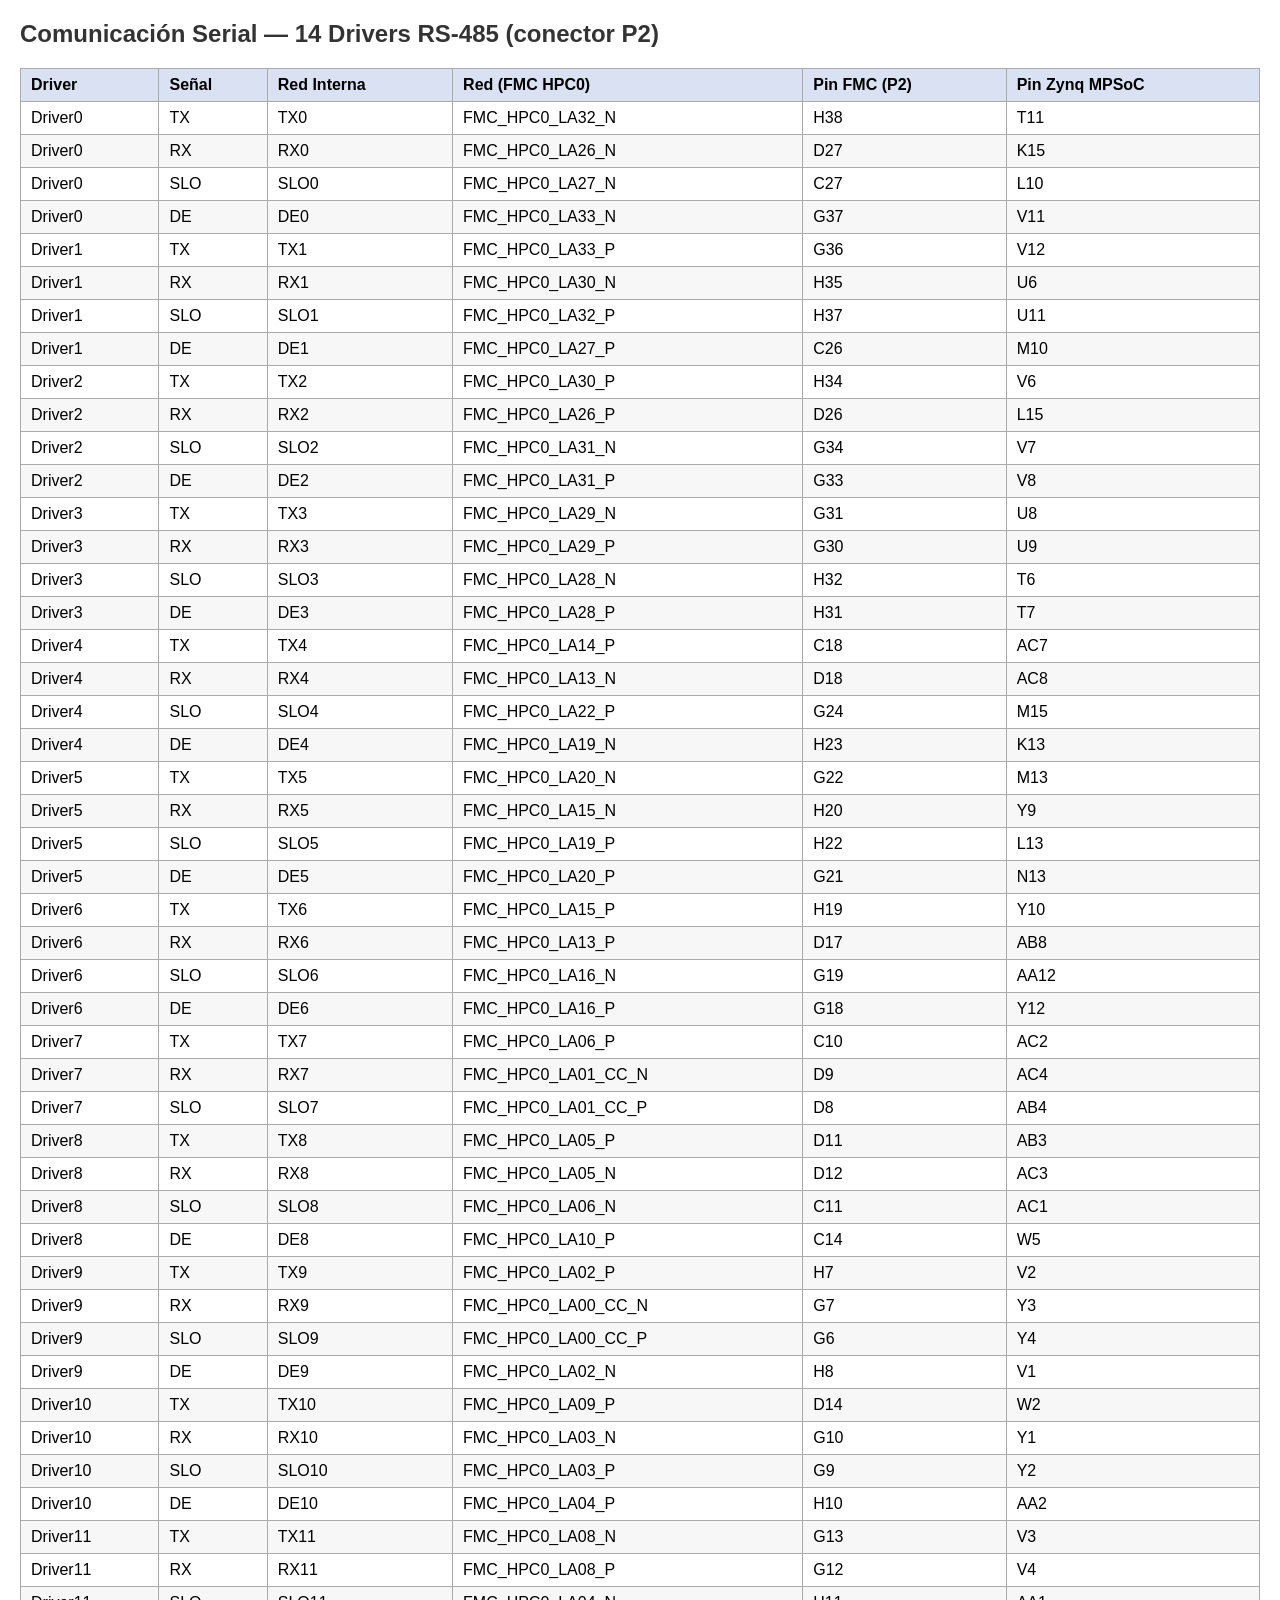
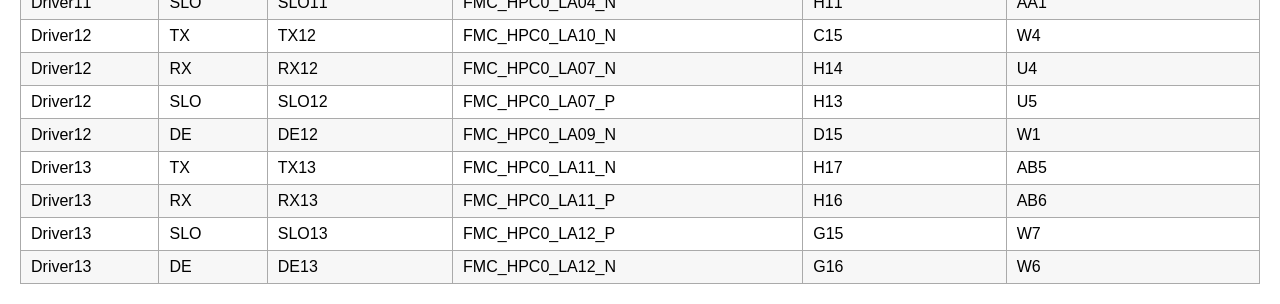
<file: tfm/lince_comunicacion_serial.html>
<!DOCTYPE html>
<html>
<head>
<meta charset="utf-8">
<style>
  body  { font-family: Arial, sans-serif; margin: 20px; }
  h2    { color: #333; }
  table { border-collapse: collapse; width: 100%; }
  th, td { border: 1px solid #aaa; padding: 7px 10px; text-align: left; }
  th    { background-color: #d9e1f2; }
  tr:nth-child(even) { background-color: #f7f7f7; }
</style>
</head>
<body>
<h2>Comunicación Serial — 14 Drivers RS-485 (conector P2)</h2>
<table class="dataframe dataframe">
  <thead>
    <tr style="text-align: left;">
      <th>Driver</th>
      <th>Señal</th>
      <th>Red Interna</th>
      <th>Red (FMC HPC0)</th>
      <th>Pin FMC (P2)</th>
      <th>Pin Zynq MPSoC</th>
    </tr>
  </thead>
  <tbody>
    <tr>
      <td>Driver0</td>
      <td>TX</td>
      <td>TX0</td>
      <td>FMC_HPC0_LA32_N</td>
      <td>H38</td>
      <td>T11</td>
    </tr>
    <tr>
      <td>Driver0</td>
      <td>RX</td>
      <td>RX0</td>
      <td>FMC_HPC0_LA26_N</td>
      <td>D27</td>
      <td>K15</td>
    </tr>
    <tr>
      <td>Driver0</td>
      <td>SLO</td>
      <td>SLO0</td>
      <td>FMC_HPC0_LA27_N</td>
      <td>C27</td>
      <td>L10</td>
    </tr>
    <tr>
      <td>Driver0</td>
      <td>DE</td>
      <td>DE0</td>
      <td>FMC_HPC0_LA33_N</td>
      <td>G37</td>
      <td>V11</td>
    </tr>
    <tr>
      <td>Driver1</td>
      <td>TX</td>
      <td>TX1</td>
      <td>FMC_HPC0_LA33_P</td>
      <td>G36</td>
      <td>V12</td>
    </tr>
    <tr>
      <td>Driver1</td>
      <td>RX</td>
      <td>RX1</td>
      <td>FMC_HPC0_LA30_N</td>
      <td>H35</td>
      <td>U6</td>
    </tr>
    <tr>
      <td>Driver1</td>
      <td>SLO</td>
      <td>SLO1</td>
      <td>FMC_HPC0_LA32_P</td>
      <td>H37</td>
      <td>U11</td>
    </tr>
    <tr>
      <td>Driver1</td>
      <td>DE</td>
      <td>DE1</td>
      <td>FMC_HPC0_LA27_P</td>
      <td>C26</td>
      <td>M10</td>
    </tr>
    <tr>
      <td>Driver2</td>
      <td>TX</td>
      <td>TX2</td>
      <td>FMC_HPC0_LA30_P</td>
      <td>H34</td>
      <td>V6</td>
    </tr>
    <tr>
      <td>Driver2</td>
      <td>RX</td>
      <td>RX2</td>
      <td>FMC_HPC0_LA26_P</td>
      <td>D26</td>
      <td>L15</td>
    </tr>
    <tr>
      <td>Driver2</td>
      <td>SLO</td>
      <td>SLO2</td>
      <td>FMC_HPC0_LA31_N</td>
      <td>G34</td>
      <td>V7</td>
    </tr>
    <tr>
      <td>Driver2</td>
      <td>DE</td>
      <td>DE2</td>
      <td>FMC_HPC0_LA31_P</td>
      <td>G33</td>
      <td>V8</td>
    </tr>
    <tr>
      <td>Driver3</td>
      <td>TX</td>
      <td>TX3</td>
      <td>FMC_HPC0_LA29_N</td>
      <td>G31</td>
      <td>U8</td>
    </tr>
    <tr>
      <td>Driver3</td>
      <td>RX</td>
      <td>RX3</td>
      <td>FMC_HPC0_LA29_P</td>
      <td>G30</td>
      <td>U9</td>
    </tr>
    <tr>
      <td>Driver3</td>
      <td>SLO</td>
      <td>SLO3</td>
      <td>FMC_HPC0_LA28_N</td>
      <td>H32</td>
      <td>T6</td>
    </tr>
    <tr>
      <td>Driver3</td>
      <td>DE</td>
      <td>DE3</td>
      <td>FMC_HPC0_LA28_P</td>
      <td>H31</td>
      <td>T7</td>
    </tr>
    <tr>
      <td>Driver4</td>
      <td>TX</td>
      <td>TX4</td>
      <td>FMC_HPC0_LA14_P</td>
      <td>C18</td>
      <td>AC7</td>
    </tr>
    <tr>
      <td>Driver4</td>
      <td>RX</td>
      <td>RX4</td>
      <td>FMC_HPC0_LA13_N</td>
      <td>D18</td>
      <td>AC8</td>
    </tr>
    <tr>
      <td>Driver4</td>
      <td>SLO</td>
      <td>SLO4</td>
      <td>FMC_HPC0_LA22_P</td>
      <td>G24</td>
      <td>M15</td>
    </tr>
    <tr>
      <td>Driver4</td>
      <td>DE</td>
      <td>DE4</td>
      <td>FMC_HPC0_LA19_N</td>
      <td>H23</td>
      <td>K13</td>
    </tr>
    <tr>
      <td>Driver5</td>
      <td>TX</td>
      <td>TX5</td>
      <td>FMC_HPC0_LA20_N</td>
      <td>G22</td>
      <td>M13</td>
    </tr>
    <tr>
      <td>Driver5</td>
      <td>RX</td>
      <td>RX5</td>
      <td>FMC_HPC0_LA15_N</td>
      <td>H20</td>
      <td>Y9</td>
    </tr>
    <tr>
      <td>Driver5</td>
      <td>SLO</td>
      <td>SLO5</td>
      <td>FMC_HPC0_LA19_P</td>
      <td>H22</td>
      <td>L13</td>
    </tr>
    <tr>
      <td>Driver5</td>
      <td>DE</td>
      <td>DE5</td>
      <td>FMC_HPC0_LA20_P</td>
      <td>G21</td>
      <td>N13</td>
    </tr>
    <tr>
      <td>Driver6</td>
      <td>TX</td>
      <td>TX6</td>
      <td>FMC_HPC0_LA15_P</td>
      <td>H19</td>
      <td>Y10</td>
    </tr>
    <tr>
      <td>Driver6</td>
      <td>RX</td>
      <td>RX6</td>
      <td>FMC_HPC0_LA13_P</td>
      <td>D17</td>
      <td>AB8</td>
    </tr>
    <tr>
      <td>Driver6</td>
      <td>SLO</td>
      <td>SLO6</td>
      <td>FMC_HPC0_LA16_N</td>
      <td>G19</td>
      <td>AA12</td>
    </tr>
    <tr>
      <td>Driver6</td>
      <td>DE</td>
      <td>DE6</td>
      <td>FMC_HPC0_LA16_P</td>
      <td>G18</td>
      <td>Y12</td>
    </tr>
    <tr>
      <td>Driver7</td>
      <td>TX</td>
      <td>TX7</td>
      <td>FMC_HPC0_LA06_P</td>
      <td>C10</td>
      <td>AC2</td>
    </tr>
    <tr>
      <td>Driver7</td>
      <td>RX</td>
      <td>RX7</td>
      <td>FMC_HPC0_LA01_CC_N</td>
      <td>D9</td>
      <td>AC4</td>
    </tr>
    <tr>
      <td>Driver7</td>
      <td>SLO</td>
      <td>SLO7</td>
      <td>FMC_HPC0_LA01_CC_P</td>
      <td>D8</td>
      <td>AB4</td>
    </tr>
    <tr>
      <td>Driver8</td>
      <td>TX</td>
      <td>TX8</td>
      <td>FMC_HPC0_LA05_P</td>
      <td>D11</td>
      <td>AB3</td>
    </tr>
    <tr>
      <td>Driver8</td>
      <td>RX</td>
      <td>RX8</td>
      <td>FMC_HPC0_LA05_N</td>
      <td>D12</td>
      <td>AC3</td>
    </tr>
    <tr>
      <td>Driver8</td>
      <td>SLO</td>
      <td>SLO8</td>
      <td>FMC_HPC0_LA06_N</td>
      <td>C11</td>
      <td>AC1</td>
    </tr>
    <tr>
      <td>Driver8</td>
      <td>DE</td>
      <td>DE8</td>
      <td>FMC_HPC0_LA10_P</td>
      <td>C14</td>
      <td>W5</td>
    </tr>
    <tr>
      <td>Driver9</td>
      <td>TX</td>
      <td>TX9</td>
      <td>FMC_HPC0_LA02_P</td>
      <td>H7</td>
      <td>V2</td>
    </tr>
    <tr>
      <td>Driver9</td>
      <td>RX</td>
      <td>RX9</td>
      <td>FMC_HPC0_LA00_CC_N</td>
      <td>G7</td>
      <td>Y3</td>
    </tr>
    <tr>
      <td>Driver9</td>
      <td>SLO</td>
      <td>SLO9</td>
      <td>FMC_HPC0_LA00_CC_P</td>
      <td>G6</td>
      <td>Y4</td>
    </tr>
    <tr>
      <td>Driver9</td>
      <td>DE</td>
      <td>DE9</td>
      <td>FMC_HPC0_LA02_N</td>
      <td>H8</td>
      <td>V1</td>
    </tr>
    <tr>
      <td>Driver10</td>
      <td>TX</td>
      <td>TX10</td>
      <td>FMC_HPC0_LA09_P</td>
      <td>D14</td>
      <td>W2</td>
    </tr>
    <tr>
      <td>Driver10</td>
      <td>RX</td>
      <td>RX10</td>
      <td>FMC_HPC0_LA03_N</td>
      <td>G10</td>
      <td>Y1</td>
    </tr>
    <tr>
      <td>Driver10</td>
      <td>SLO</td>
      <td>SLO10</td>
      <td>FMC_HPC0_LA03_P</td>
      <td>G9</td>
      <td>Y2</td>
    </tr>
    <tr>
      <td>Driver10</td>
      <td>DE</td>
      <td>DE10</td>
      <td>FMC_HPC0_LA04_P</td>
      <td>H10</td>
      <td>AA2</td>
    </tr>
    <tr>
      <td>Driver11</td>
      <td>TX</td>
      <td>TX11</td>
      <td>FMC_HPC0_LA08_N</td>
      <td>G13</td>
      <td>V3</td>
    </tr>
    <tr>
      <td>Driver11</td>
      <td>RX</td>
      <td>RX11</td>
      <td>FMC_HPC0_LA08_P</td>
      <td>G12</td>
      <td>V4</td>
    </tr>
    <tr>
      <td>Driver11</td>
      <td>SLO</td>
      <td>SLO11</td>
      <td>FMC_HPC0_LA04_N</td>
      <td>H11</td>
      <td>AA1</td>
    </tr>
    <tr>
      <td>Driver12</td>
      <td>TX</td>
      <td>TX12</td>
      <td>FMC_HPC0_LA10_N</td>
      <td>C15</td>
      <td>W4</td>
    </tr>
    <tr>
      <td>Driver12</td>
      <td>RX</td>
      <td>RX12</td>
      <td>FMC_HPC0_LA07_N</td>
      <td>H14</td>
      <td>U4</td>
    </tr>
    <tr>
      <td>Driver12</td>
      <td>SLO</td>
      <td>SLO12</td>
      <td>FMC_HPC0_LA07_P</td>
      <td>H13</td>
      <td>U5</td>
    </tr>
    <tr>
      <td>Driver12</td>
      <td>DE</td>
      <td>DE12</td>
      <td>FMC_HPC0_LA09_N</td>
      <td>D15</td>
      <td>W1</td>
    </tr>
    <tr>
      <td>Driver13</td>
      <td>TX</td>
      <td>TX13</td>
      <td>FMC_HPC0_LA11_N</td>
      <td>H17</td>
      <td>AB5</td>
    </tr>
    <tr>
      <td>Driver13</td>
      <td>RX</td>
      <td>RX13</td>
      <td>FMC_HPC0_LA11_P</td>
      <td>H16</td>
      <td>AB6</td>
    </tr>
    <tr>
      <td>Driver13</td>
      <td>SLO</td>
      <td>SLO13</td>
      <td>FMC_HPC0_LA12_P</td>
      <td>G15</td>
      <td>W7</td>
    </tr>
    <tr>
      <td>Driver13</td>
      <td>DE</td>
      <td>DE13</td>
      <td>FMC_HPC0_LA12_N</td>
      <td>G16</td>
      <td>W6</td>
    </tr>
  </tbody>
</table>
</body>
</html>
</file>
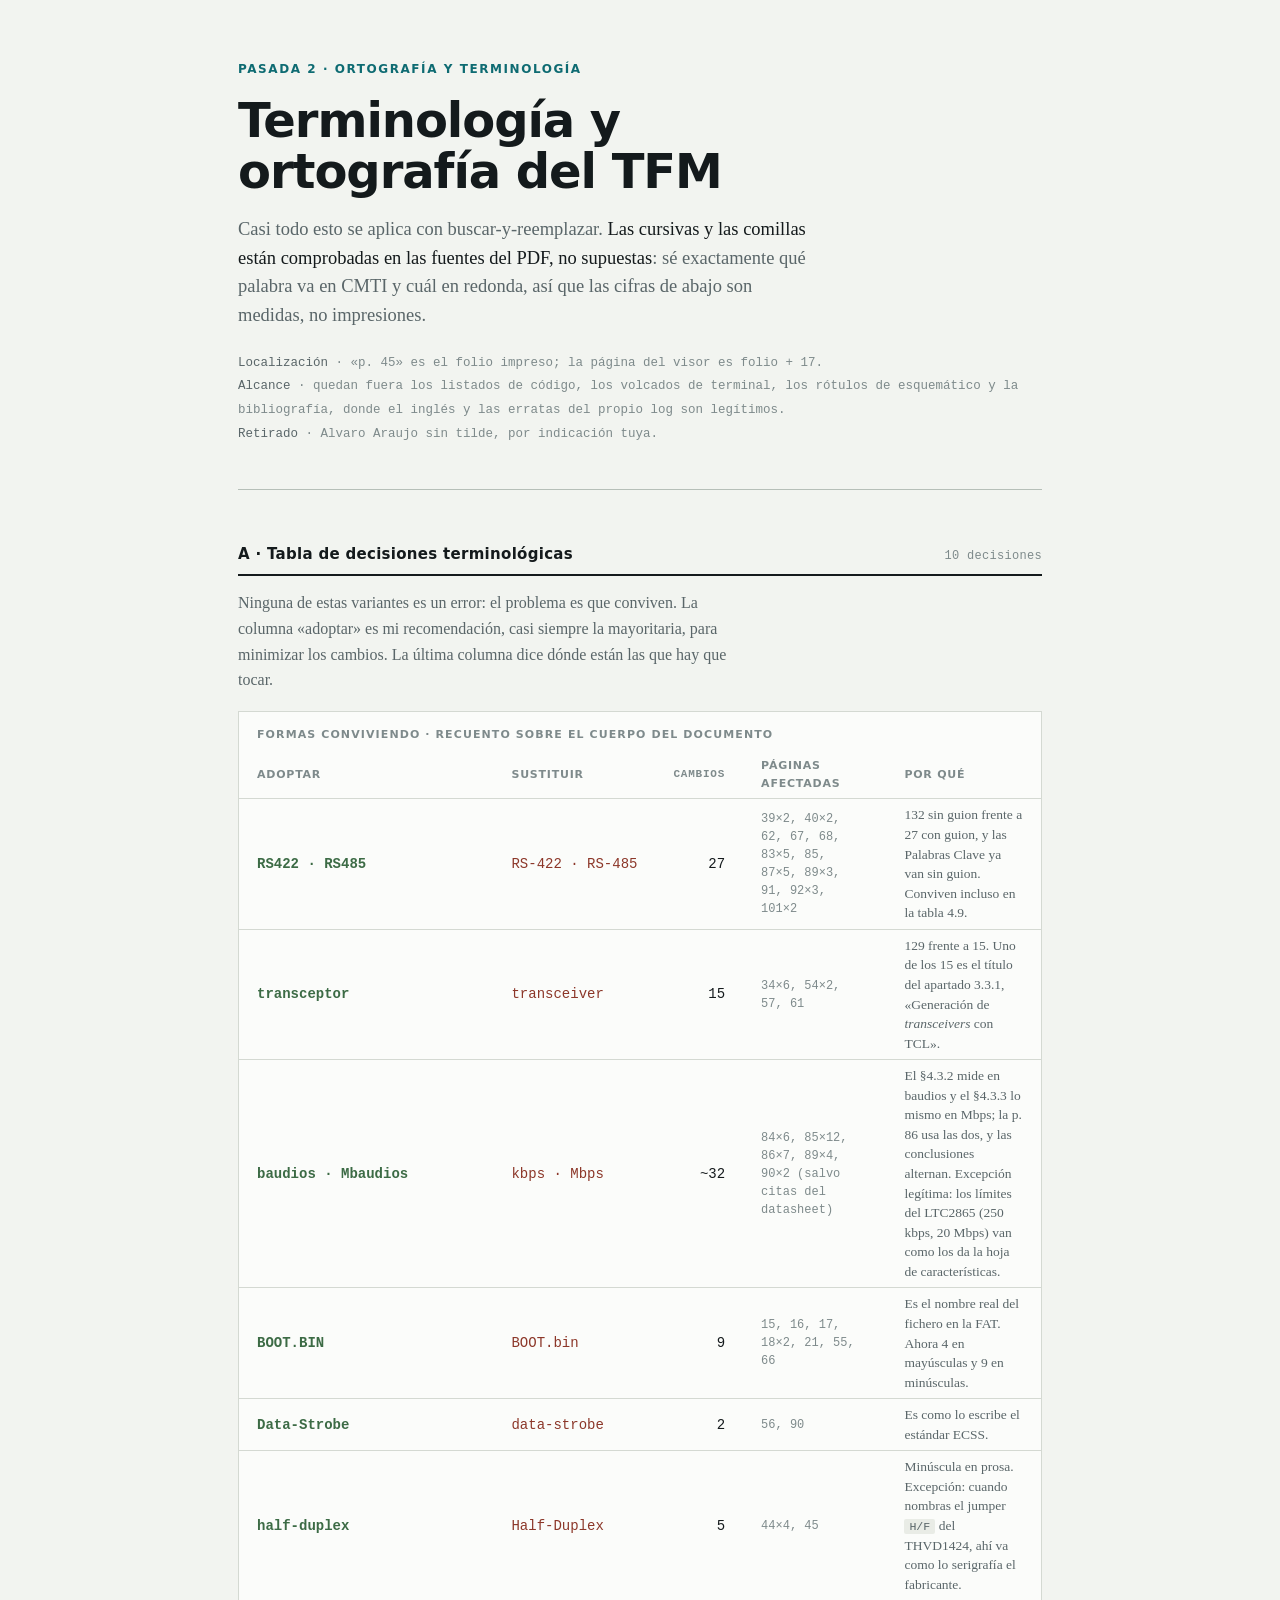
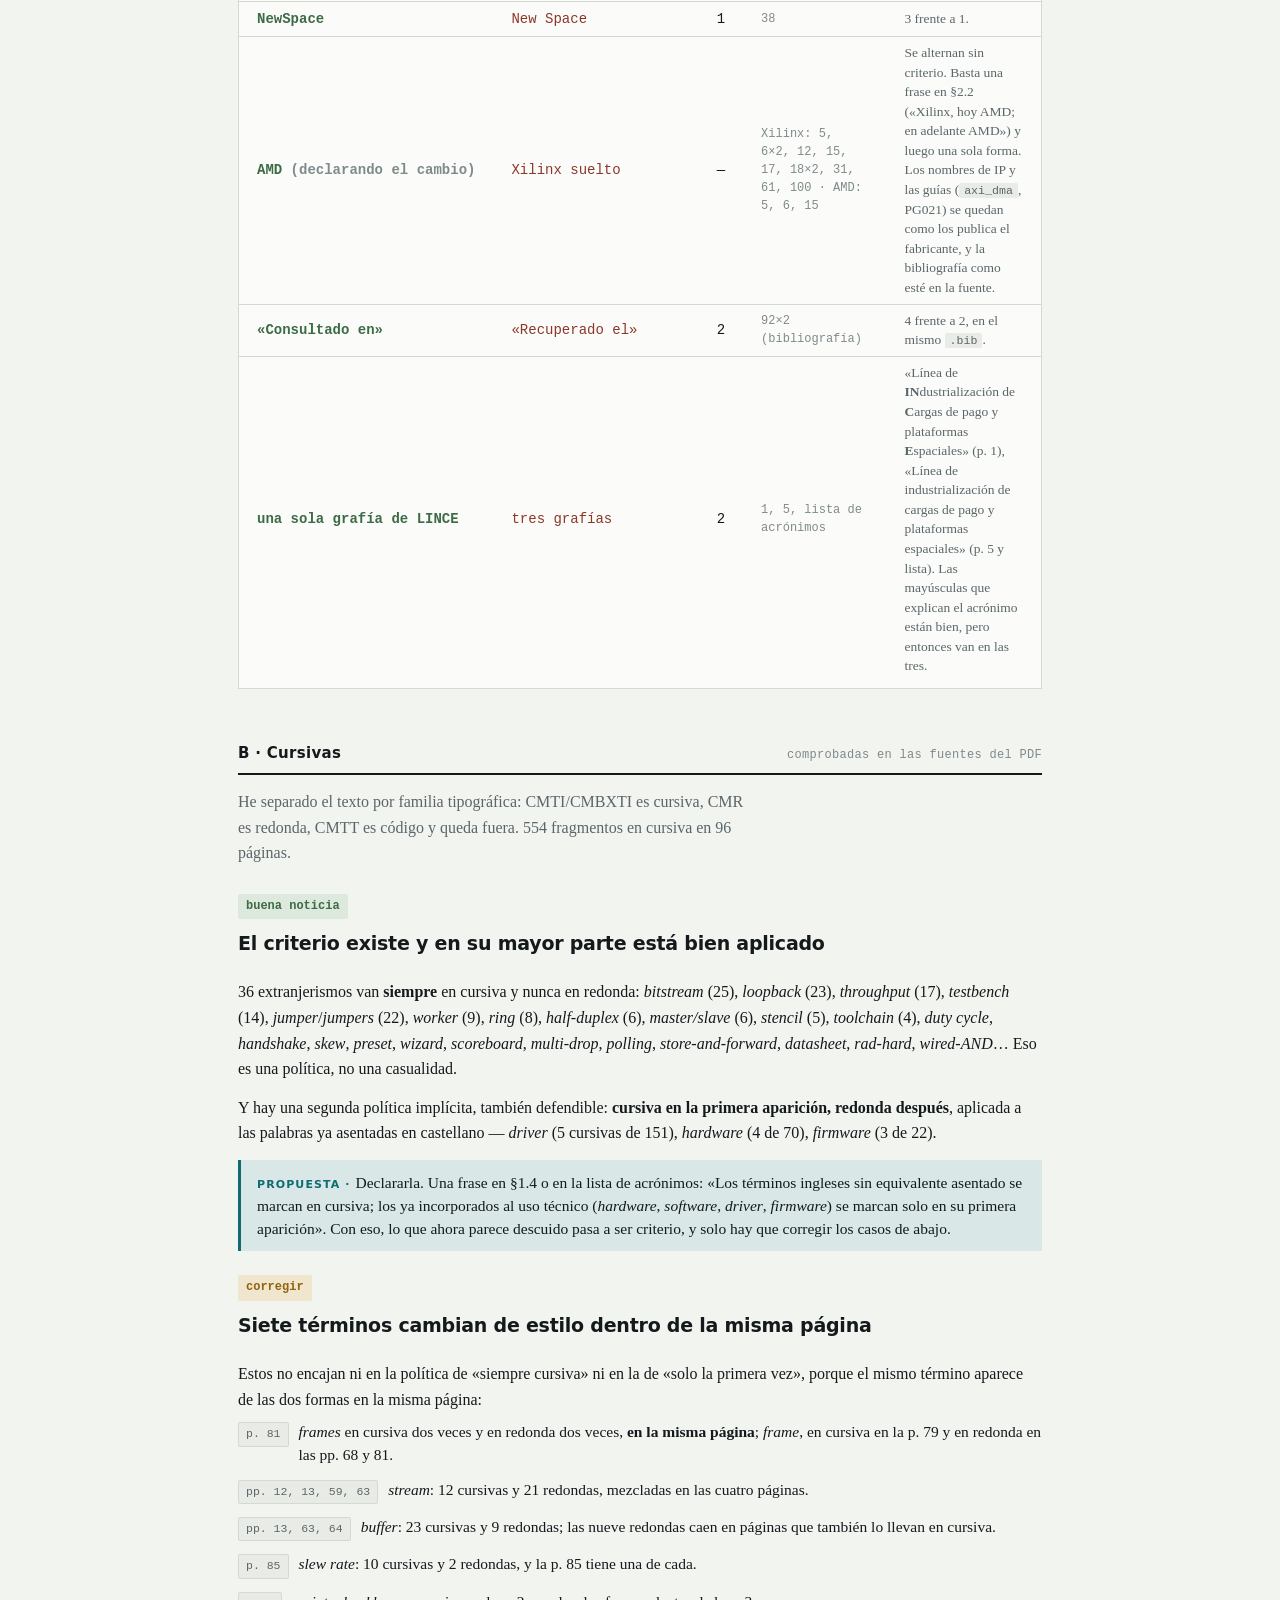
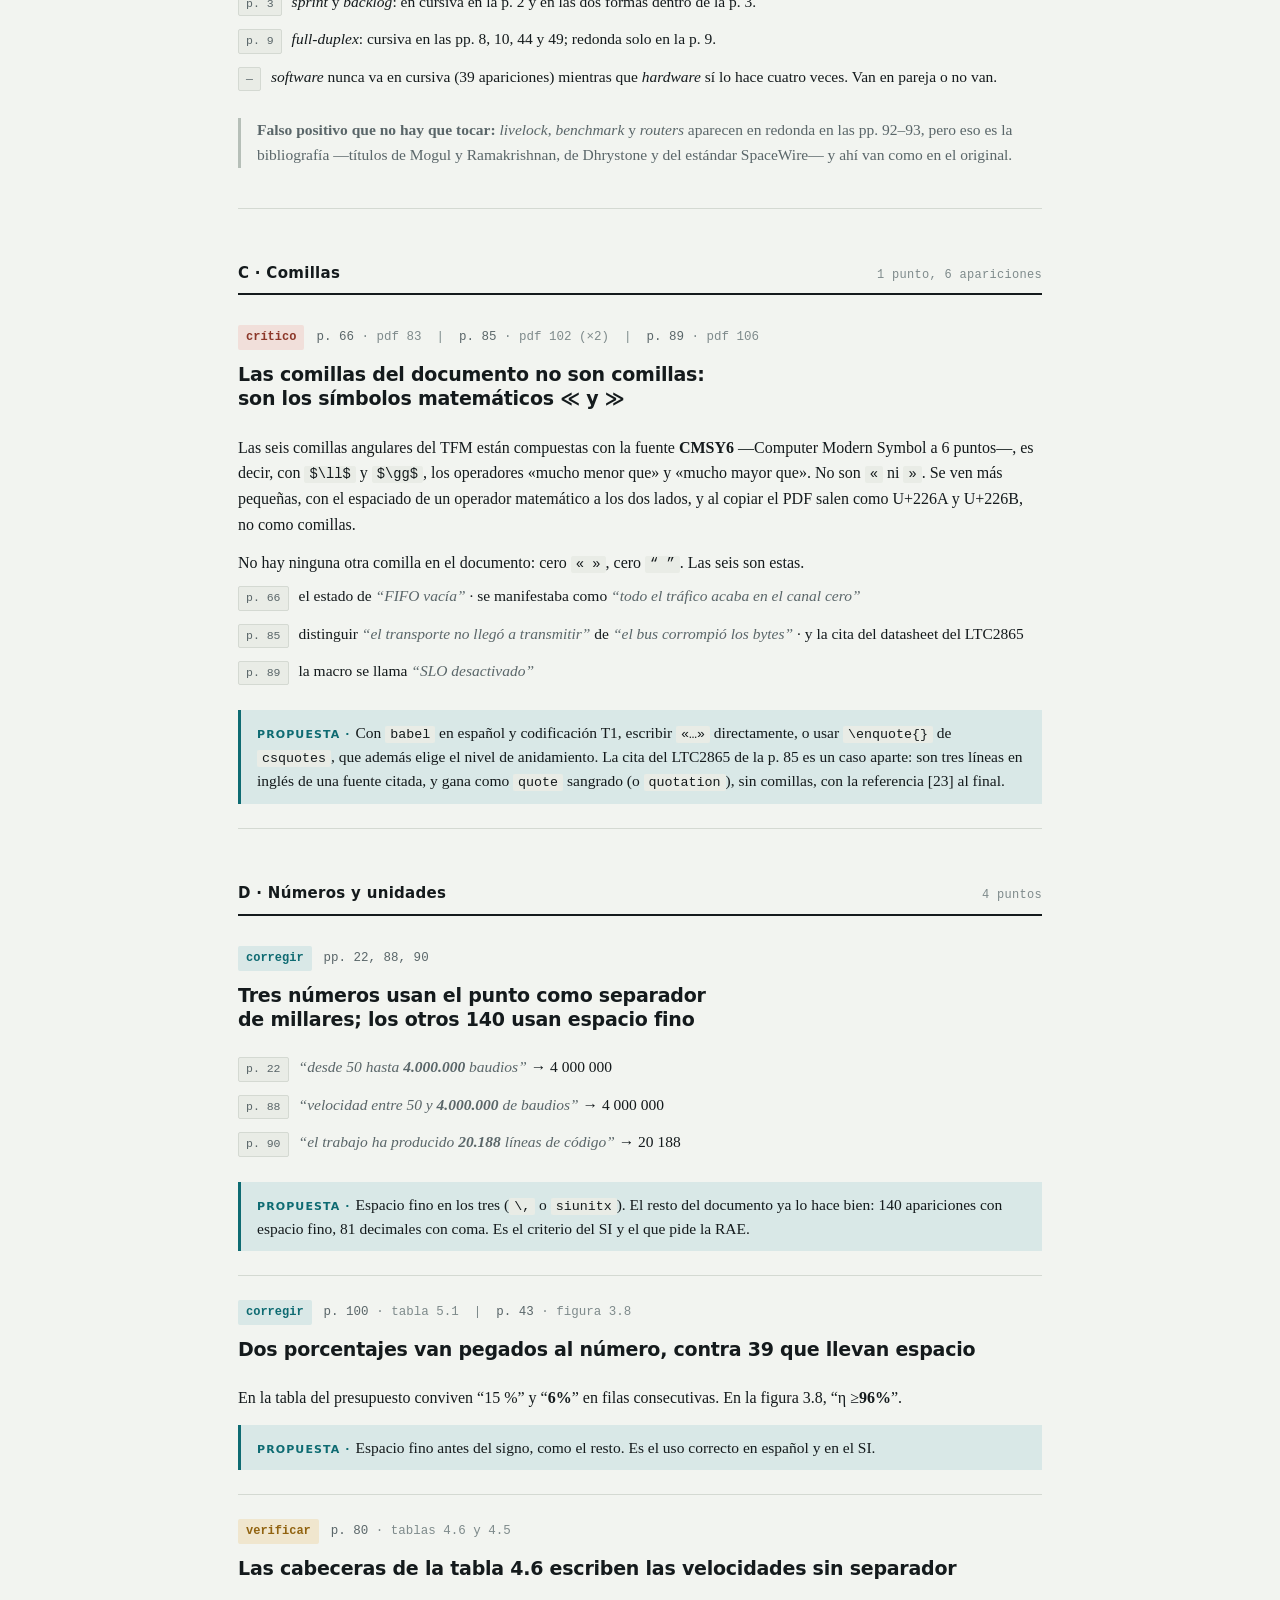
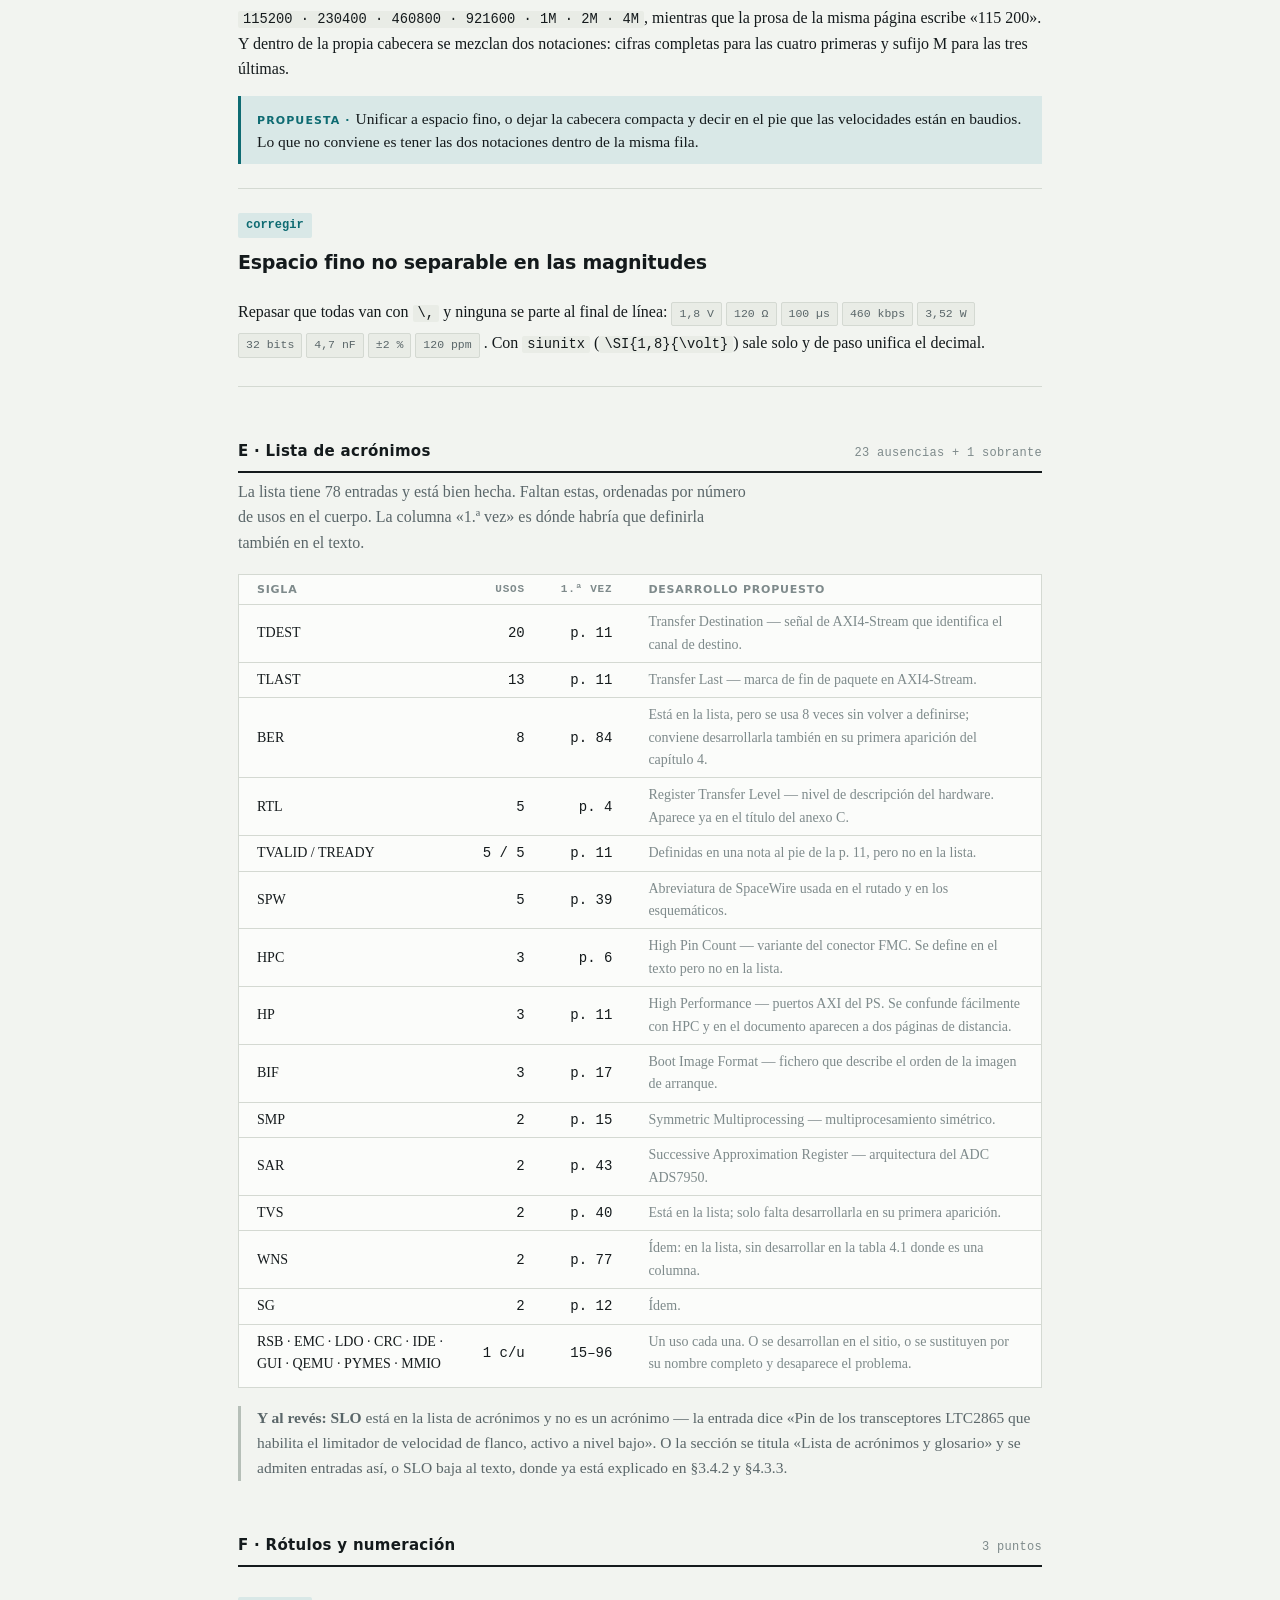
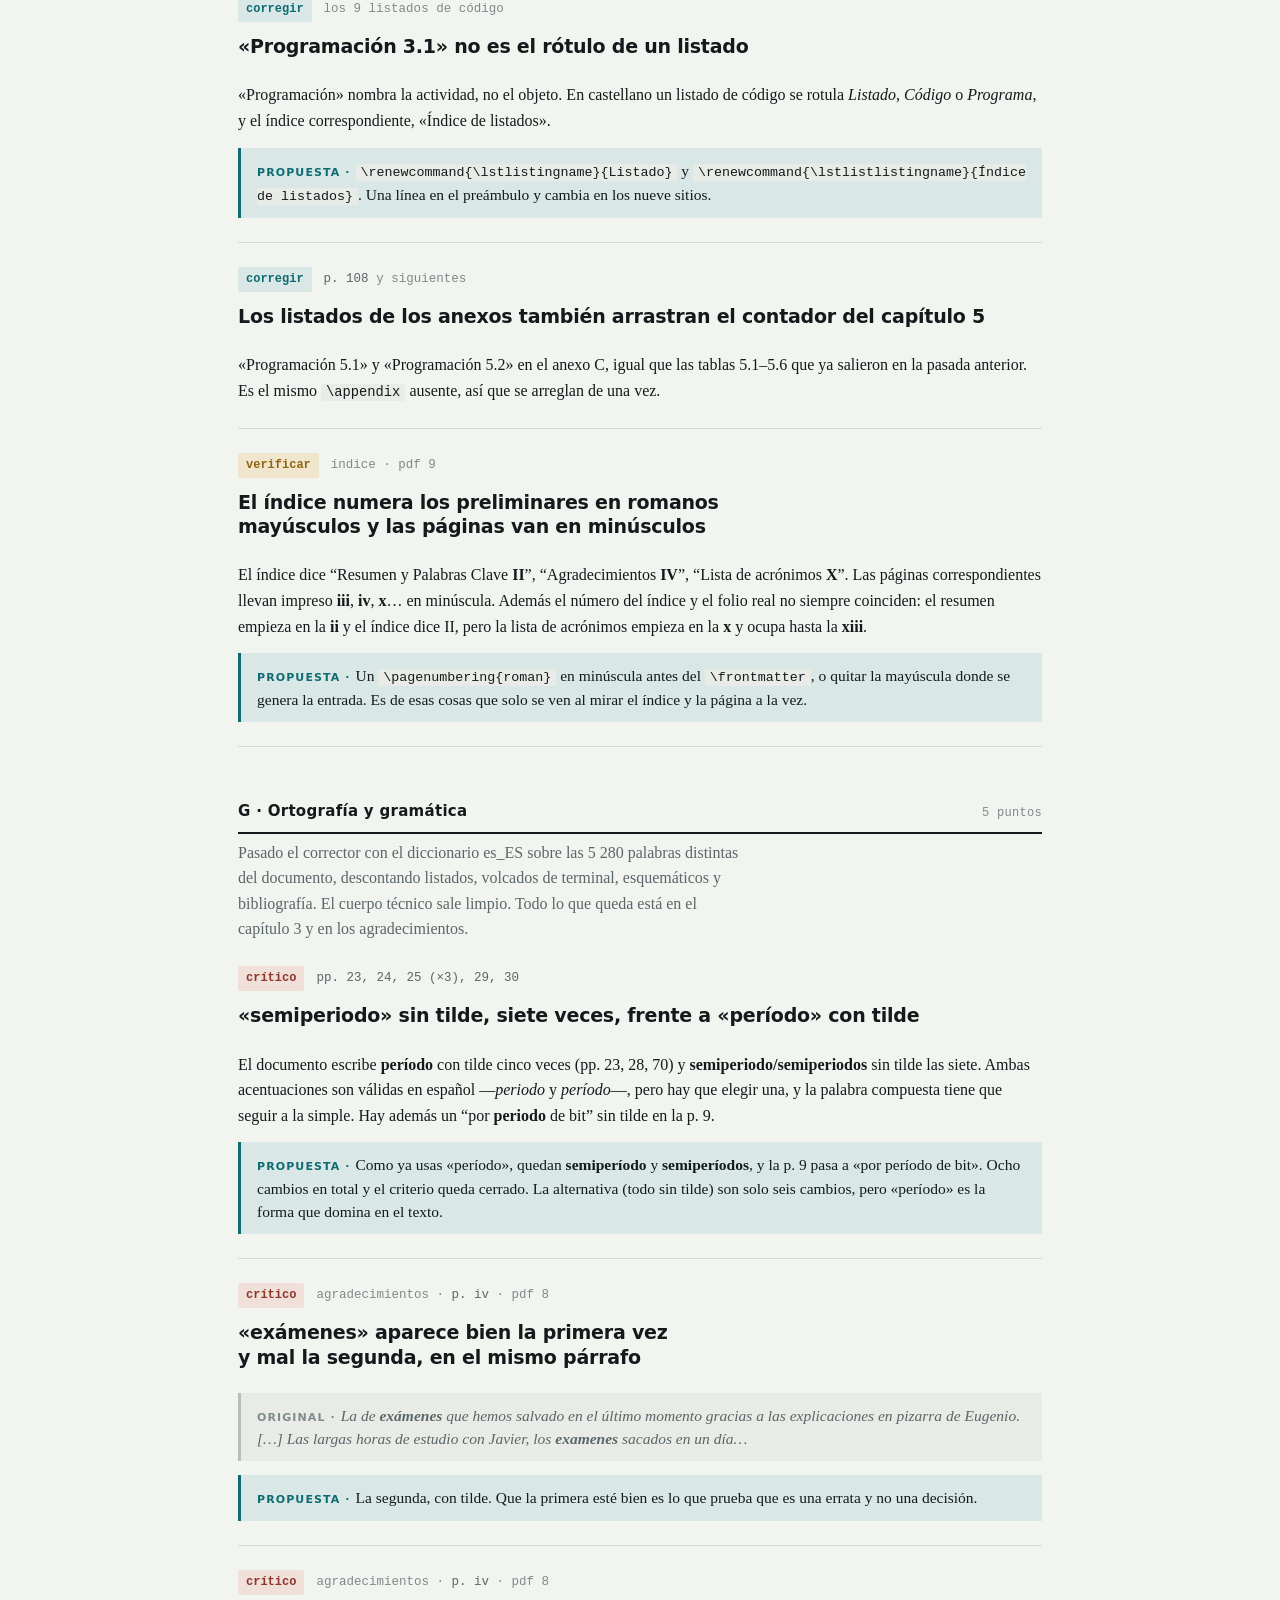
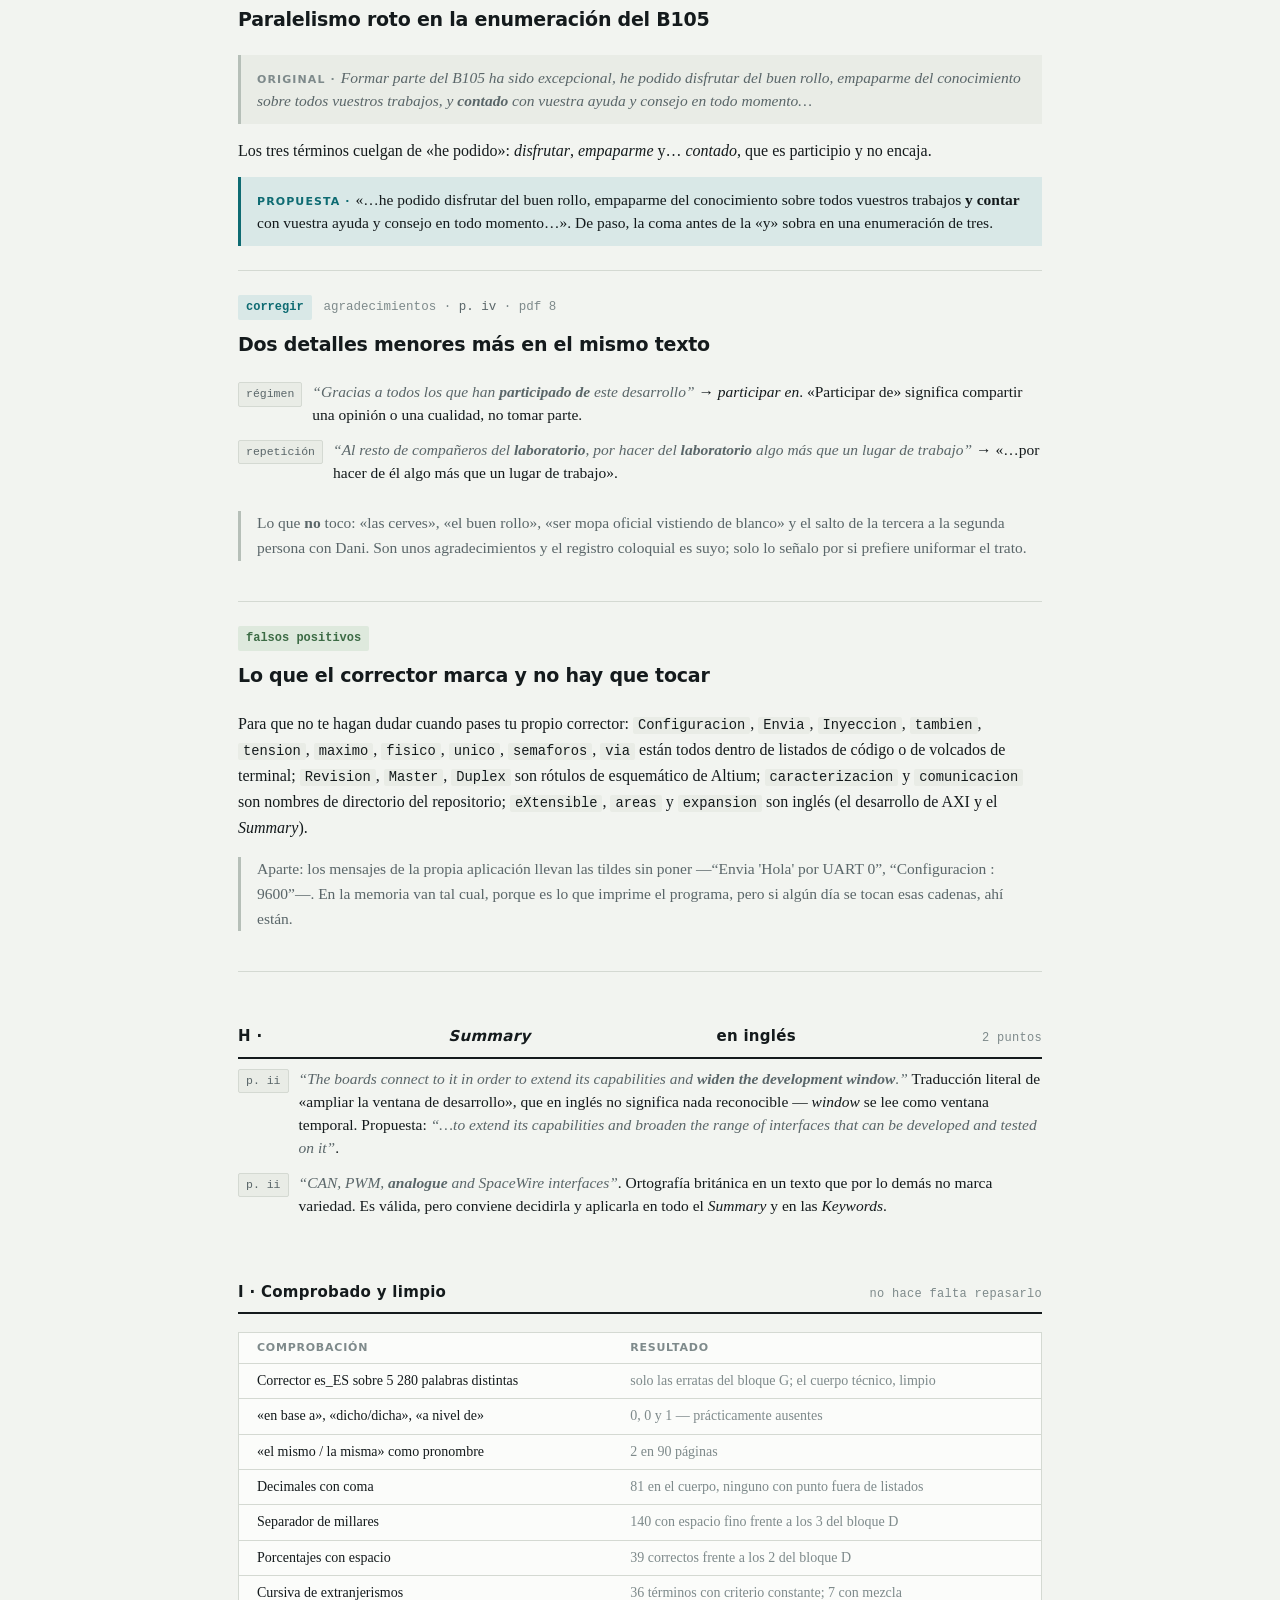
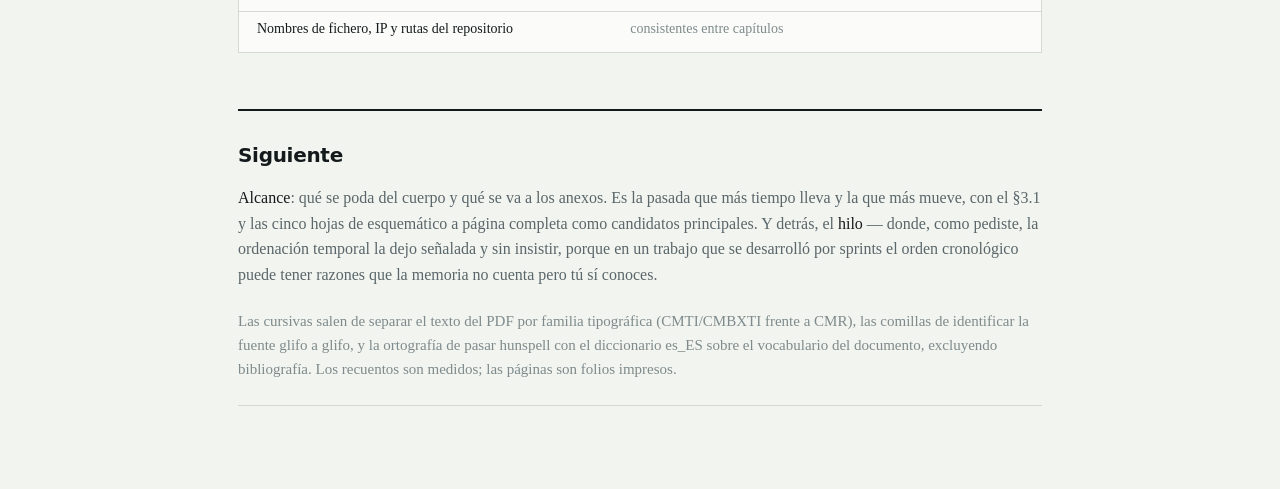
<file: Revisiones/Terminología y ortografía del TFM_files/saved_resource.html>
<!DOCTYPE html>
<!-- saved from url=(0133)https://484059c2-f035-43cb-9eb5-ec37ca1e541f.frame.claudeusercontent.com/_f/1788794956-2d9e/?__frame_v=manifest.44244f2523adb29d.json -->
<html class=" ocyfjthfb idc0_350"><head><meta http-equiv="Content-Type" content="text/html; charset=UTF-8"><!-- frame-runtime --><script>window.__FRAME_PREAMBLE={"v":1,"capabilities":{"artifact":"artifact.DfA2To-s.js","assets":"assets.8Gk803W0.js","comments":"comments.hEoja5zd.js","db":"db.h-3sndFg.js","downloads":"downloads.th1YuAIk.js","embed":"embed.eqL6deQM.js","endpoints":"endpoints.CfzSv5nM.js","mcp":"mcp.Bvma3qD7.js","network":"network.B5UA9Su4.js","permissions":"permissions.BNySkLV5.js","room":"room.VSdFwTE9.js","sample":"sample.BW2Uysoh.js","self":"artifact.DfA2To-s.js","user":"user.BpKav-Rf.js"},"transforms":"_transforms.-IAc0qoT.js","comments":"_comments.C-AkolIB.js","translate":"_translate.5HCW4BJh.js","ldx":"_ldx.6JS5dhCp.js"}</script><script>(function(){"use strict";var le=["light","dark","system"],ue=/^[A-Za-z0-9_-]{1,64}$/,J=/^[a-zA-Z_:][a-zA-Z0-9_:.-]{0,127}$/,fe=new Set(["class","hidden","value","checked","style","title","alt","placeholder","lang","dir","role","tabindex","disabled","readonly","contenteditable","open","colspan","rowspan"]);function de(e){const t=e.toLowerCase();return t.startsWith("data-")||t.startsWith("aria-")||fe.has(t)}var We="http://www.w3.org/1999/xhtml",pe="http://www.w3.org/2000/svg",me=new Set(["script","style","iframe","noscript","noframes","noembed","xmp","plaintext","template","title","textarea","object","embed"]),he=new Set(["script","style"]);function _e(e){const t=e.localName.toLowerCase();return e.namespaceURI==="http://www.w3.org/1999/xhtml"?!me.has(t):e.namespaceURI===pe?!he.has(t):!1}function I(e,t){return e===t||(e===160||e===32)&&(t===160||t===32)}function ve(e,t){const r=e.length,n=t.length;let a=0;for(;a<r&&a<n&&I(e.charCodeAt(a),t.charCodeAt(a));)a++;let s=0;for(;s<r-a&&s<n-a&&I(e.charCodeAt(r-1-s),t.charCodeAt(n-1-s));)s++;return{p:a,s}}function ye(e,t){const r=e.firstChild;if(e.childNodes.length!==1||r===null||r.nodeType!==Node.TEXT_NODE){e.textContent=t;return}const n=r.data,a=n.length,s=t.length,{p:c,s:i}=ve(n,t);c===a&&i===0&&a===s||r.replaceData(c,a-c-i,t.slice(c,s-i));const p=r.data,f=e.ownerDocument.getSelection?.()??null,v=f!==null&&f.rangeCount>0&&(f.anchorNode===r||f.focusNode===r)?{anchor:f.anchorNode,anchorOffset:f.anchorOffset,focus:f.focusNode,focusOffset:f.focusOffset}:null;let d=-1,y=-1;for(let _=0;_<p.length&&_<t.length;_++){const E=p.charCodeAt(_),T=t.charCodeAt(_);E!==T&&I(E,T)&&(d<0&&(d=_),y=_)}const w=d>=0;if(w&&r.replaceData(d,y-d+1,t.slice(d,y+1)),w&&v!==null&&v.anchor!==null&&v.focus!==null)try{f.setBaseAndExtent(v.anchor,v.anchorOffset,v.focus,v.focusOffset)}catch{}}var we=new Set(["html","head","body","frameset"]);function be(e){return e.namespaceURI==="http://www.w3.org/1999/xhtml"&&we.has(e.localName)}function Ee(e){if(e===null||typeof e!="object")return!1;const t=e;if(typeof t.target!="string"||!ue.test(t.target)||t.text!==void 0&&typeof t.text!="string")return!1;if(t.attrsSet!==void 0){if(t.attrsSet===null||typeof t.attrsSet!="object")return!1;for(const[r,n]of Object.entries(t.attrsSet))if(!J.test(r)||typeof n!="string")return!1}if(t.attrsRemoved!==void 0){if(!Array.isArray(t.attrsRemoved))return!1;for(const r of t.attrsRemoved)if(typeof r!="string"||!J.test(r))return!1}return!0}function ge(e,t){if(e===null||typeof e!="object")return!1;const{seq:r,elements:n}=e;if(typeof r!="number"||!Number.isSafeInteger(r)||!Array.isArray(n)||n.length===0||n.length>64)return!1;for(let a=0;a<n.length;a++)if(!t(n[a]))return!1;return!0}function Ae(e){return e===null||typeof e!="object"?!1:ge(e.__frame_patch,Ee)}function Te(e){if(e===null||typeof e!="object")return!1;const t=e.__frame_init;return t!==null&&typeof t=="object"}function Re(e){return e!==null&&typeof e=="object"&&e.__frame_size_poke===!0}function Le(e){if(e===null||typeof e!="object")return!1;const t=e.__frame_theme;if(t===null||typeof t!="object")return!1;const r=t.theme;return typeof r=="string"&&le.includes(r)}var L=/^[\w.-]+\.js$/;function Se(e,t,r){return r?"inert":typeof t=="string"&&L.test(t)?e?[t]:"inert":e?"inert":"framed"}var Ke="frame_ldx_runtime",$e="script#an-form";function ke(){return{post(e,t){parent.postMessage(e,t)},on(e){const t=r=>{r.source===parent&&e(r.data,r.origin,r.isTrusted)};return addEventListener("message",t),()=>removeEventListener("message",t)}}}function Pe(){return{post:()=>{},on:()=>()=>{}}}var U="__frame_scroll",Oe=150,Ce=310,Me=160,je=3e4;function Ne(){let e=0,t=!1,r=!1,n=!1,a=0,s=null;const c=u=>{try{sessionStorage.setItem(U,JSON.stringify({y:u}))}catch{}},i=()=>{if(clearTimeout(e),s===null)return;const u=s;s=null,c(u)},p=()=>{if(t){t=!1;return}r=!0,s=scrollY,clearTimeout(e),e=setTimeout(i,Oe)};try{addEventListener("scroll",p,{passive:!0}),addEventListener("pagehide",i)}catch{}const f=()=>{let u;try{u=sessionStorage.getItem(U)}catch{return null}if(u===null)return null;let b;try{b=JSON.parse(u)}catch{b=null}const o=b?.y;if(!(typeof o=="number"&&Number.isFinite(o)&&o>=0)){try{sessionStorage.removeItem(U)}catch{}return null}return o};let v=!1;const d=u=>{try{const b=scrollY;scrollTo({top:u,left:0,behavior:"instant"}),a=u,n=!0,clearTimeout(e),s=null,c(u);const o=scrollY;o!==b&&(t=!0),o!==u&&!v&&(v=!0,addEventListener("load",()=>{try{if(scrollY===o){const m=f();d(m!==null?m:a)}}catch{}},{once:!0}))}catch{}},y=()=>{try{return!!location.hash}catch{return!0}};let w=!1;const _=()=>{try{if(w||innerWidth>Ce||innerHeight>Me)return;w=!0;const u=Date.now(),b=()=>{try{removeEventListener("resize",b)}catch{}if(Date.now()-u>je||r||y())return;const o=f();d(o!==null?o:a)};addEventListener("resize",b)}catch{}};let E=!1,T=!1;return{restore(){if(E||(E=!0,y()))return;const u=f();u!==null&&(d(u),_())},promoted(){if(T||(T=!0,y()))return;const u=f();u!==null?(d(u),_()):n&&d(a)}}}function Be(e,t,r,n){let a=null;try{a=window.trustedTypes?.createPolicy("frame-runtime",{createScriptURL:p=>p})??null}catch{}const s=window.Worker,c=s?.prototype,i=Object.freeze({Worker:s,workerOn:c?.addEventListener,workerPost:c?.postMessage,workerTerminate:c?.terminate,fetch:window.fetch.bind(window),preventDefault:Event.prototype.preventDefault,policy:a,origins:t});r(e).then(p=>p?.bootTopLevel?p.bootTopLevel(i,n):n.settle()).catch(()=>n.settle())}var qe="modulepreload",Xe=function(e){return"/"+e},Ye={},De=function(t,r,n){let a=Promise.resolve();function s(c){const i=new Event("vite:preloadError",{cancelable:!0});if(i.payload=c,window.dispatchEvent(i),!i.defaultPrevented)throw c}return a.then(c=>{for(const i of c||[])i.status==="rejected"&&s(i.reason);return t().catch(s)})},Ie=window===top,Q=Object.getOwnPropertyDescriptor(window,"claude"),C=Se(Ie,window.__FRAME_PREAMBLE?.topLevel,Q?.writable===!1),x=typeof C=="object"&&C[0],h=x?Pe():ke();(function(){const e=Object.defineProperty,t=globalThis,r=["RTCPeerConnection","webkitRTCPeerConnection","RTCDataChannel","RTCIceCandidate","RTCSessionDescription","RTCRtpSender","RTCRtpReceiver"];let n=0;for(let a=0;a<r.length;a++){const s=r[a];try{e(t,s,{value:void 0,writable:!1,configurable:!1})}catch{try{delete t[s]}catch{}try{e(t,s,{value:void 0,writable:!1,configurable:!0})}catch{}}typeof t[s]=="function"&&n++}if(n&&C==="framed")try{h.post({__frame_rtc_lockdown_failed:n},"*")}catch{}})();var Ue=1e4,xe=2e3,ee=Object.freeze([...window.__FRAME_PREAMBLE?.origins??["https://claude.ai","https://preview.claude.ai"]]);function te(e){for(const t of ee)if(t.endsWith(":*"))try{const r=new URL(e);if(`${r.protocol}//${r.hostname}:*`===t)return!0}catch{}else if(e===t)return!0;return!1}var M=Object.freeze({...window.__FRAME_PREAMBLE?.capabilities}),F=window.__FRAME_PREAMBLE?.transforms,z=window.__FRAME_PREAMBLE?.comments,H=window.__FRAME_PREAMBLE?.translate,W=window.__FRAME_PREAMBLE?.ldx;function S(e){return De(()=>import("/_runtime/"+e),void 0)}function re(e,t){return{contract:e.contract,changes:new Set(e.changes??[]),flags:new Set(e.flags??[]),capabilities:e.capabilities??{},capBudgets:e.capBudgets??{},transforms:new Map,shellOrigin:t,mount:q,hooks:N,pipe:()=>({wrap:(r,n)=>(...a)=>{try{return n(...a)}catch(s){return Promise.reject(s)}}})}}var j=null,A=null;function ne(e,t,r){try{Object.defineProperty(e,t,{value:r,writable:!1,configurable:!1,enumerable:!0})}catch{try{Object.defineProperty(e,t,{value:r,writable:!1,configurable:!0,enumerable:!0})}catch{}}}var K=!1,N={editBefore:null,edit:null};function Fe(e,t,r=!1){const n=[];let a;if(r)try{N.editBefore?.(e)}catch{}for(const s of e.elements){const c=document.querySelector(`[data-id="${s.target}"]`);if(!c){a=s.target;break}if([...Object.keys(s.attrsSet??{}),...s.attrsRemoved??[]].some(i=>!de(i))){a=s.target;break}if(s.text!==void 0&&(!_e(c)||be(c))){a=s.target;break}for(const[i,p]of Object.entries(s.attrsSet??{}))if(!se(c,i)){try{c.setAttribute(i,p)}catch{}oe(c,i,p)}for(const i of s.attrsRemoved??[])se(c,i)||(c.removeAttribute(i),oe(c,i,null));typeof s.text=="string"&&ye(c,s.text),n.push(s.target)}if(r)try{N.edit?.(e.seq,n,a)}catch{}if(a!==void 0){h.post({__frame_patch_miss:{seq:e.seq}},t);return}try{document.dispatchEvent(new CustomEvent("claude:edit",{detail:{seq:e.seq,targets:n}}))}catch{}}function oe(e,t,r){if(!(e instanceof HTMLInputElement))return;const n=t.toLowerCase();n==="checked"?e.checked=r!==null:n==="value"&&e.type!=="file"&&(e.value=r??"")}function se(e,t){const r=t.toLowerCase(),n=e;return r==="data-id"||(r==="value"||r==="checked")&&(n.__artifactSecret===!0||/^(password|hidden|file)$/.test(n.type??"")||/(^|\s)(cc-|one-time-code|current-password|new-password)/i.test(`${e.getAttribute("autocomplete")??""} ${n.autocomplete??""}`))}function ae(e){const t=document.documentElement;e==="light"||e==="dark"?(t.dataset.theme=e,t.style.colorScheme=e,K=!0):K&&(delete t.dataset.theme,t.style.colorScheme="",K=!1)}var B=new Map;function ze(){let e;const t={u:new Promise(r=>{e=r}),r:r=>{t.done=!0,e(r)},done:!1,nulled:!1};return t}function $(){for(const e of B.values())e.done||(e.nulled=!0,e.r(null))}var He=Object.freeze(Object.assign(Object.create(null),{call:Function.prototype.call,apply:Function.prototype.apply,bind:Function.prototype.bind})),q=(e,t)=>{const r=B.get(e);if(!r||r.done){r?.nulled&&A&&h.post({__frame_cap_telemetry:{kind:"cap-load-error",cap:e}},A);return}const n=typeof t=="function"?Object.setPrototypeOf(t,He):Object.assign(Object.create(null),t);typeof n.then=="function"&&delete n.then,r.r(Object.freeze(n))};function ie(){const e=Q?.value??{};ne(window,"claude",e);for(const t of Object.keys(M)){if(e[t]!==void 0){ne(e,t,e[t]);continue}B.set(t,ze())}if(e.use===void 0){const t=r=>{if(typeof r!="string"||!Object.hasOwn(M,r))return Promise.resolve(null);const n=B.get(r);return n?n.u:Promise.resolve(e[r]??null)};try{Object.defineProperty(e,"use",{value:t,writable:!0,configurable:!0,enumerable:!1})}catch{}}}if(C==="framed"){const e=F&&L.test(F)?S(F).catch(()=>{}):Promise.resolve(void 0),t=o=>{if(o.type==="auxclick"&&o.button!==1)return;const m=o.target,k=m&&m.closest?m.closest("a[href],area[href]"):null;if(!k)return;const O=k.getAttribute("href");if(!O)return;let R;try{R=new URL(O,document.baseURI)}catch{return}if((R.protocol==="http:"||R.protocol==="https:")&&R.origin!==location.origin){o.preventDefault();const P=(k.getAttribute("target")??"").toLowerCase(),g=o.type==="auxclick"||o.metaKey||o.ctrlKey||o.shiftKey||o.altKey||!["","_self","_top","_parent"].includes(P);h.post({__frame_nav:!0,url:R.href,newTab:g},"*")}};addEventListener("click",t,!0),addEventListener("auxclick",t,!0);const r={},n=o=>{o.isTrusted&&(r.pointer=!0)},a=o=>{o.isTrusted&&(r.click=!0)};addEventListener("pointermove",n,{capture:!0,passive:!0}),addEventListener("click",a,{capture:!0,passive:!0});const s={cb:null};addEventListener("keydown",o=>s.cb?.(o),!0),e.then(o=>o?.installEscapeForward?.(s,m=>{A&&h.post(m,A)})),e.then(o=>{o?.wireNav&&(o.wireNav(),removeEventListener("click",t,!0),removeEventListener("auxclick",t,!0),removeEventListener("pointermove",n,!0),removeEventListener("click",a,!0),o.wireEngagement?.(r))});let c=null;try{c=Ne()}catch{}ie();let i=null,p=null,f=0;const v=h.on((o,m)=>{te(m)&&Te(o)&&(i=o.__frame_init,A=m,v(),clearTimeout(f),p?.())});h.post({__frame_connect:!0},"*");const d=setTimeout,y=clearTimeout;let w=0;const _=()=>{try{h.post({__frame_alive:!0},"*")}catch{}w=d(_,xe)},E=()=>y(w);_(),addEventListener("load",E,{once:!0});const T=new Promise(o=>{p=o,f=setTimeout(()=>{v(),o()},Ue)}),u=document.readyState==="loading"?new Promise(o=>document.addEventListener("DOMContentLoaded",()=>o(),{once:!0})):Promise.resolve();u.then(()=>{try{c?.restore()}catch{}});const b={cb:null};h.on((o,m)=>{if(te(m)&&Re(o)){try{c?.promoted()}catch{}b.cb?.()}}),T.then(async()=>{if(!i||!A){$();return}ae(i.theme);const o=A;let m=!1,k=!1;h.on((l,Y,D)=>{if(Y!==o)return;Le(l)&&ae(l.__frame_theme.theme),Ae(l)&&Fe(l.__frame_patch,o,D);const G=l?.__fc_mode;G&&typeof G=="object"&&!m&&z&&L.test(z)&&(m=!0,S(z).then(Z=>Z.install?.(o,G.on===!0)).catch(()=>{}));const V=l?.__ft_cmd;V&&typeof V=="object"&&!k&&H&&L.test(H)&&(k=!0,S(H).then(Z=>Z.install?.(o,V)).catch(()=>{}))});const O=Object.keys(i.capabilities??{}).filter(l=>Object.hasOwn(M,l)).map(l=>[l,M[l]]).filter(l=>typeof l[1]=="string"&&L.test(l[1])),R=await Promise.allSettled(O.map(([,l])=>S(l))),P=await e,g=A;if(P?.buildBoot||h.post({__frame_cap_telemetry:{kind:"cap-load-error",cap:"_transforms"}},g),P?.buildBoot)try{j=P.buildBoot(i,P.TRANSFORMS??{},{shellOrigin:g,mount:q,hooks:N},l=>h.post({__frame_cap_telemetry:l},g))}catch{h.post({__frame_cap_telemetry:{kind:"cap-load-error",cap:"_transforms"}},g),j=re(i,g)}else j=re(i,g);const X=l=>h.post({__frame_cap_telemetry:{kind:"cap-load-error",cap:l}},g),ce=j;R.forEach((l,Y)=>{const D=O[Y][0];if(l.status!=="fulfilled"){X(D);return}try{l.value?.install?.(ce)}catch{X(D)}}),$(),await u,E(),h.post({__frame_ready:!0},A),e.then(l=>l?.installSizeReporter?.(g,b)),ce.flags.has("frame_ldx_runtime")&&W&&L.test(W)&&document.querySelector("script#an-form")&&S(W).then(l=>l?.boot?.()).catch(()=>!1).then(l=>{l!==!0&&X("_ldx")})})}else x&&(ie(),Be(x,ee,S,{settle:$,mount:q}))})();</script><!-- /frame-runtime --><meta name="viewport" content="width=device-width,initial-scale=1"><style>:root{color-scheme:light}body{margin:0;padding:0;font:14px -apple-system,BlinkMacSystemFont,sans-serif;background:#faf9f5;color:#141413}img{max-width:100%}[hidden]:not([hidden=until-found]){display:none!important}</style></head><body>
<title>Terminología y ortografía del TFM</title>
<link rel="preconnect" href="https://fonts.googleapis.com/">
<link rel="preconnect" href="https://fonts.gstatic.com/" crossorigin="">
<link rel="stylesheet" href="./css2">
<style>
:root{
  --paper:#F2F4F0; --surface:#FBFCFA; --sunk:#E9ECE6;
  --ink:#141A1C; --muted:#5A6669; --faint:#7E8A8B;
  --rule:#D4D9D2; --rule-strong:#B6BFB8;
  --accent:#0E6B72; --accent-soft:#D9E8E7;
  --amber:#916310; --amber-soft:#F0E6CE;
  --oxide:#8C3729; --oxide-soft:#F1DFDA;
  --ok:#3C6B45; --ok-soft:#DEE9DD;
  --shadow:0 1px 2px rgba(20,26,28,.05);
}
@media (prefers-color-scheme: dark){:root:not([data-theme="light"]){
  --paper:#0E1315; --surface:#161D1F; --sunk:#1B2325;
  --ink:#E3E9E7; --muted:#94A3A3; --faint:#758384;
  --rule:#26312F; --rule-strong:#394644;
  --accent:#57BDC2; --accent-soft:#12312F;
  --amber:#D6A651; --amber-soft:#2E2618;
  --oxide:#DB8571; --oxide-soft:#33201B;
  --ok:#8DBE93; --ok-soft:#1B2A1E;
  --shadow:0 1px 2px rgba(0,0,0,.3);
}}
:root[data-theme="dark"]{
  --paper:#0E1315; --surface:#161D1F; --sunk:#1B2325;
  --ink:#E3E9E7; --muted:#94A3A3; --faint:#758384;
  --rule:#26312F; --rule-strong:#394644;
  --accent:#57BDC2; --accent-soft:#12312F;
  --amber:#D6A651; --amber-soft:#2E2618;
  --oxide:#DB8571; --oxide-soft:#33201B;
  --ok:#8DBE93; --ok-soft:#1B2A1E;
  --shadow:0 1px 2px rgba(0,0,0,.3);
}
*{box-sizing:border-box}
body{background:var(--paper);color:var(--ink);
  font-family:"IBM Plex Serif",Georgia,serif;font-size:17px;line-height:1.6;
  -webkit-font-smoothing:antialiased}
.wrap{max-width:860px;margin:0 auto;padding:0 28px 96px}
p{margin:0 0 1em}

header.head{padding:60px 0 30px;border-bottom:1px solid var(--rule-strong)}
.eyebrow{font-family:"IBM Plex Sans Condensed",system-ui,sans-serif;font-weight:600;font-size:12px;
  letter-spacing:.13em;text-transform:uppercase;color:var(--accent);margin:0 0 16px}
h1{font-family:"IBM Plex Sans",system-ui,sans-serif;font-weight:700;
  font-size:clamp(32px,5vw,48px);line-height:1.06;letter-spacing:-.022em;margin:0 0 18px;text-wrap:balance}
.stand{font-size:18.5px;line-height:1.55;color:var(--muted);max-width:62ch;margin:0 0 22px}
.stand strong{color:var(--ink);font-weight:500}
.legend{font-family:"IBM Plex Mono",ui-monospace,monospace;font-size:12.5px;color:var(--faint);line-height:1.9}
.legend b{color:var(--muted);font-weight:500}

h2.block{font-family:"IBM Plex Sans",system-ui,sans-serif;font-size:15px;font-weight:600;
  letter-spacing:.02em;text-transform:none;margin:52px 0 6px;padding-bottom:8px;
  border-bottom:2px solid var(--ink);display:flex;justify-content:space-between;align-items:baseline;gap:12px;flex-wrap:wrap}
h2.block span{font-family:"IBM Plex Mono",ui-monospace,monospace;font-size:12px;font-weight:400;color:var(--faint)}
.block-lead{font-size:16px;color:var(--muted);margin:14px 0 4px;max-width:64ch}

/* item */
.item{border-bottom:1px solid var(--rule);padding:24px 0}
.item-h{display:flex;align-items:baseline;gap:12px;flex-wrap:wrap;margin-bottom:12px}
.tag{font-family:"IBM Plex Mono",ui-monospace,monospace;font-size:12px;font-weight:600;
  padding:3px 8px;border-radius:2px;white-space:nowrap}
.tag.crit{background:var(--oxide-soft);color:var(--oxide)}
.tag.warn{background:var(--amber-soft);color:var(--amber)}
.tag.info{background:var(--accent-soft);color:var(--accent)}
.tag.ok{background:var(--ok-soft);color:var(--ok)}
.where{font-family:"IBM Plex Mono",ui-monospace,monospace;font-size:12.5px;color:var(--faint)}
.where b{color:var(--muted);font-weight:500}
.item h3{font-family:"IBM Plex Sans",system-ui,sans-serif;font-size:19px;font-weight:600;
  letter-spacing:-.012em;line-height:1.28;margin:0 0 12px;flex-basis:100%;text-wrap:balance}
.orig{background:var(--sunk);border-left:3px solid var(--rule-strong);padding:11px 16px;
  margin:0 0 14px;font-style:italic;color:var(--muted);font-size:15.5px;line-height:1.5}
.orig:before{content:"Original · ";font-style:normal;font-family:"IBM Plex Sans Condensed",system-ui,sans-serif;
  font-size:11px;font-weight:600;letter-spacing:.1em;text-transform:uppercase;color:var(--faint)}
.prop{border-left:3px solid var(--accent);background:var(--accent-soft);padding:11px 16px;
  margin:14px 0 0;font-size:15.5px;line-height:1.5}
.prop:before{content:"Propuesta · ";font-family:"IBM Plex Sans Condensed",system-ui,sans-serif;
  font-size:11px;font-weight:600;letter-spacing:.1em;text-transform:uppercase;color:var(--accent)}
.item p{font-size:16px;margin:0 0 .8em}
.item p:last-of-type{margin-bottom:0}
code{font-family:"IBM Plex Mono",ui-monospace,monospace;font-size:.86em;
  background:var(--sunk);padding:1px 5px;border-radius:2px}

/* tabla */
.tbl-wrap{overflow-x:auto;margin:18px 0;border:1px solid var(--rule);background:var(--surface)}
table{border-collapse:collapse;width:100%;font-size:14px}
caption{font-family:"IBM Plex Sans Condensed",system-ui,sans-serif;font-size:11px;font-weight:600;
  letter-spacing:.1em;text-transform:uppercase;color:var(--faint);text-align:left;padding:14px 18px 8px}
th,td{padding:6px 18px;text-align:left;border-top:1px solid var(--rule)}
thead th{font-family:"IBM Plex Sans Condensed",system-ui,sans-serif;font-weight:600;font-size:11px;
  letter-spacing:.07em;text-transform:uppercase;color:var(--faint);border-top:none}
td.n,th.n{font-family:"IBM Plex Mono",ui-monospace,monospace;font-variant-numeric:tabular-nums;
  text-align:right;white-space:nowrap}
tbody tr:last-child td{padding-bottom:12px}
.hi{color:var(--oxide);font-weight:500}
.dim{color:var(--faint)}

/* lista compacta */
ul.compact{list-style:none;margin:8px 0 0;padding:0}
ul.compact li{display:grid;grid-template-columns:auto 1fr;gap:10px;align-items:start;
  padding:0 0 11px;font-size:15.5px;line-height:1.5}
.loc{font-family:"IBM Plex Mono",ui-monospace,monospace;font-size:11.5px;line-height:1.6;
  padding:2px 7px;border-radius:2px;white-space:nowrap;margin-top:2px;
  background:var(--sunk);color:var(--muted);border:1px solid var(--rule)}
ul.compact q{font-style:italic;color:var(--muted)}
q:before{content:"\201C"}q:after{content:"\201D"}

.closer{margin-top:56px;border-top:2px solid var(--ink);padding-top:28px;font-size:16px;color:var(--muted)}
.closer h2{font-family:"IBM Plex Sans",system-ui,sans-serif;font-size:20px;font-weight:600;
  color:var(--ink);letter-spacing:-.015em;margin:0 0 14px}
.closer strong{color:var(--ink);font-weight:500}

@media (max-width:620px){
  body{font-size:16px}
  .wrap{padding:0 18px 64px}
  ul.compact li{grid-template-columns:1fr;gap:5px}
  .loc{justify-self:start}
  th,td,caption{padding-left:14px;padding-right:14px}
}
@media (prefers-reduced-motion:reduce){*{animation:none!important;transition:none!important}}
</style>
<style>
/* añadidos de esta pasada */
.dec{overflow-x:auto;margin:18px 0;border:1px solid var(--rule);background:var(--surface)}
.dec table{font-size:14px}
.dec td.adopt{font-family:"IBM Plex Mono",ui-monospace,monospace;font-weight:600;color:var(--ok);white-space:nowrap}
.dec td.drop{font-family:"IBM Plex Mono",ui-monospace,monospace;color:var(--oxide);white-space:nowrap}
.dec td.pgs{font-family:"IBM Plex Mono",ui-monospace,monospace;font-size:12px;color:var(--faint);line-height:1.5}
.dec td.why{color:var(--muted);font-size:13.5px;line-height:1.45}
.note{border-left:3px solid var(--rule-strong);padding:0 0 0 16px;color:var(--muted);font-size:15.5px;margin:16px 0}
.mini{font-family:"IBM Plex Mono",ui-monospace,monospace;font-size:12.5px;color:var(--faint)}
.pill{display:inline-block;font-family:"IBM Plex Mono",ui-monospace,monospace;font-size:11.5px;
  padding:2px 7px;border-radius:2px;background:var(--sunk);color:var(--muted);border:1px solid var(--rule);margin:0 4px 4px 0}
</style>

<div class="wrap">

<header class="head">
  <p class="eyebrow">Pasada 2 · Ortografía y terminología</p>
  <h1>Terminología y ortografía del TFM</h1>
  <p class="stand">Casi todo esto se aplica con buscar-y-reemplazar. <strong>Las cursivas y las comillas están comprobadas en las fuentes del PDF, no supuestas</strong>: sé exactamente qué palabra va en CMTI y cuál en redonda, así que las cifras de abajo son medidas, no impresiones.</p>
  <p class="legend">
    <b>Localización</b> · «p. 45» es el folio impreso; la página del visor es folio + 17.<br>
    <b>Alcance</b> · quedan fuera los listados de código, los volcados de terminal, los rótulos de esquemático y la bibliografía, donde el inglés y las erratas del propio log son legítimos.<br>
    <b>Retirado</b> · Alvaro Araujo sin tilde, por indicación tuya.
  </p>
</header>

<!-- =============== A =============== -->
<h2 class="block">A · Tabla de decisiones terminológicas<span>10 decisiones</span></h2>
<p class="block-lead">Ninguna de estas variantes es un error: el problema es que conviven. La columna «adoptar» es mi recomendación, casi siempre la mayoritaria, para minimizar los cambios. La última columna dice dónde están las que hay que tocar.</p>

<div class="dec">
  <table>
    <caption>Formas conviviendo · recuento sobre el cuerpo del documento</caption>
    <thead><tr><th>Adoptar</th><th>Sustituir</th><th class="n">Cambios</th><th>Páginas afectadas</th><th>Por qué</th></tr></thead>
    <tbody>
      <tr><td class="adopt">RS422 · RS485</td><td class="drop">RS-422 · RS-485</td><td class="n">27</td>
        <td class="pgs">39×2, 40×2, 62, 67, 68, 83×5, 85, 87×5, 89×3, 91, 92×3, 101×2</td>
        <td class="why">132 sin guion frente a 27 con guion, y las Palabras Clave ya van sin guion. Conviven incluso en la tabla 4.9.</td></tr>
      <tr><td class="adopt">transceptor</td><td class="drop">transceiver</td><td class="n">15</td>
        <td class="pgs">34×6, 54×2, 57, 61</td>
        <td class="why">129 frente a 15. Uno de los 15 es el título del apartado 3.3.1, «Generación de <i>transceivers</i> con TCL».</td></tr>
      <tr><td class="adopt">baudios · Mbaudios</td><td class="drop">kbps · Mbps</td><td class="n">~32</td>
        <td class="pgs">84×6, 85×12, 86×7, 89×4, 90×2 <span class="dim">(salvo citas del datasheet)</span></td>
        <td class="why">El §4.3.2 mide en baudios y el §4.3.3 lo mismo en Mbps; la p. 86 usa las dos, y las conclusiones alternan. Excepción legítima: los límites del LTC2865 (250 kbps, 20 Mbps) van como los da la hoja de características.</td></tr>
      <tr><td class="adopt">BOOT.BIN</td><td class="drop">BOOT.bin</td><td class="n">9</td>
        <td class="pgs">15, 16, 17, 18×2, 21, 55, 66</td>
        <td class="why">Es el nombre real del fichero en la FAT. Ahora 4 en mayúsculas y 9 en minúsculas.</td></tr>
      <tr><td class="adopt">Data-Strobe</td><td class="drop">data-strobe</td><td class="n">2</td>
        <td class="pgs">56, 90</td>
        <td class="why">Es como lo escribe el estándar ECSS.</td></tr>
      <tr><td class="adopt">half-duplex</td><td class="drop">Half-Duplex</td><td class="n">5</td>
        <td class="pgs">44×4, 45</td>
        <td class="why">Minúscula en prosa. Excepción: cuando nombras el jumper <code>H/F</code> del THVD1424, ahí va como lo serigrafía el fabricante.</td></tr>
      <tr><td class="adopt">NewSpace</td><td class="drop">New Space</td><td class="n">1</td>
        <td class="pgs">38</td><td class="why">3 frente a 1.</td></tr>
      <tr><td class="adopt">AMD <span class="dim">(declarando el cambio)</span></td><td class="drop">Xilinx suelto</td><td class="n">—</td>
        <td class="pgs">Xilinx: 5, 6×2, 12, 15, 17, 18×2, 31, 61, 100 · AMD: 5, 6, 15</td>
        <td class="why">Se alternan sin criterio. Basta una frase en §2.2 («Xilinx, hoy AMD; en adelante AMD») y luego una sola forma. Los nombres de IP y las guías (<code>axi_dma</code>, PG021) se quedan como los publica el fabricante, y la bibliografía como esté en la fuente.</td></tr>
      <tr><td class="adopt">«Consultado en»</td><td class="drop">«Recuperado el»</td><td class="n">2</td>
        <td class="pgs">92×2 <span class="dim">(bibliografía)</span></td><td class="why">4 frente a 2, en el mismo <code>.bib</code>.</td></tr>
      <tr><td class="adopt">una sola grafía de LINCE</td><td class="drop">tres grafías</td><td class="n">2</td>
        <td class="pgs">1, 5, lista de acrónimos</td>
        <td class="why">«Línea de <b>IN</b>dustrialización de <b>C</b>argas de pago y plataformas <b>E</b>spaciales» (p. 1), «Línea de industrialización de cargas de pago y plataformas espaciales» (p. 5 y lista). Las mayúsculas que explican el acrónimo están bien, pero entonces van en las tres.</td></tr>
    </tbody>
  </table>
</div>

<!-- =============== B =============== -->
<h2 class="block">B · Cursivas<span>comprobadas en las fuentes del PDF</span></h2>
<p class="block-lead">He separado el texto por familia tipográfica: CMTI/CMBXTI es cursiva, CMR es redonda, CMTT es código y queda fuera. 554 fragmentos en cursiva en 96 páginas.</p>

<div class="item">
  <div class="item-h"><span class="tag ok">buena noticia</span>
    <h3>El criterio existe y en su mayor parte está bien aplicado</h3></div>
  <p>36 extranjerismos van <b>siempre</b> en cursiva y nunca en redonda: <i>bitstream</i> (25), <i>loopback</i> (23), <i>throughput</i> (17), <i>testbench</i> (14), <i>jumper</i>/<i>jumpers</i> (22), <i>worker</i> (9), <i>ring</i> (8), <i>half-duplex</i> (6), <i>master/slave</i> (6), <i>stencil</i> (5), <i>toolchain</i> (4), <i>duty cycle</i>, <i>handshake</i>, <i>skew</i>, <i>preset</i>, <i>wizard</i>, <i>scoreboard</i>, <i>multi-drop</i>, <i>polling</i>, <i>store-and-forward</i>, <i>datasheet</i>, <i>rad-hard</i>, <i>wired-AND</i>… Eso es una política, no una casualidad.</p>
  <p>Y hay una segunda política implícita, también defendible: <b>cursiva en la primera aparición, redonda después</b>, aplicada a las palabras ya asentadas en castellano — <i>driver</i> (5 cursivas de 151), <i>hardware</i> (4 de 70), <i>firmware</i> (3 de 22).</p>
  <div class="prop">Declararla. Una frase en §1.4 o en la lista de acrónimos: «Los términos ingleses sin equivalente asentado se marcan en cursiva; los ya incorporados al uso técnico (<i>hardware</i>, <i>software</i>, <i>driver</i>, <i>firmware</i>) se marcan solo en su primera aparición». Con eso, lo que ahora parece descuido pasa a ser criterio, y solo hay que corregir los casos de abajo.<p></p>
</div>

<div class="item">
  <div class="item-h"><span class="tag warn">corregir</span>
    <h3>Siete términos cambian de estilo dentro de la misma página</h3></div>
  <p>Estos no encajan ni en la política de «siempre cursiva» ni en la de «solo la primera vez», porque el mismo término aparece de las dos formas en la misma página:</p>
  <ul class="compact">
    <li><span class="loc">p. 81</span><span><i>frames</i> en cursiva dos veces y en redonda dos veces, <b>en la misma página</b>; <i>frame</i>, en cursiva en la p. 79 y en redonda en las pp. 68 y 81.</span></li>
    <li><span class="loc">pp. 12, 13, 59, 63</span><span><i>stream</i>: 12 cursivas y 21 redondas, mezcladas en las cuatro páginas.</span></li>
    <li><span class="loc">pp. 13, 63, 64</span><span><i>buffer</i>: 23 cursivas y 9 redondas; las nueve redondas caen en páginas que también lo llevan en cursiva.</span></li>
    <li><span class="loc">p. 85</span><span><i>slew rate</i>: 10 cursivas y 2 redondas, y la p. 85 tiene una de cada.</span></li>
    <li><span class="loc">p. 3</span><span><i>sprint</i> y <i>backlog</i>: en cursiva en la p. 2 y en las dos formas dentro de la p. 3.</span></li>
    <li><span class="loc">p. 9</span><span><i>full-duplex</i>: cursiva en las pp. 8, 10, 44 y 49; redonda solo en la p. 9.</span></li>
    <li><span class="loc">—</span><span><i>software</i> nunca va en cursiva (39 apariciones) mientras que <i>hardware</i> sí lo hace cuatro veces. Van en pareja o no van.</span></li>
  </ul>
  <div class="note"><b>Falso positivo que no hay que tocar:</b> <i>livelock</i>, <i>benchmark</i> y <i>routers</i> aparecen en redonda en las pp. 92–93, pero eso es la bibliografía —títulos de Mogul y Ramakrishnan, de Dhrystone y del estándar SpaceWire— y ahí van como en el original.</div>
</div>

<!-- =============== C =============== -->
<h2 class="block">C · Comillas<span>1 punto, 6 apariciones</span></h2>

<div class="item">
  <div class="item-h"><span class="tag crit">crítico</span>
    <span class="where"><b>p. 66</b> · pdf 83 &nbsp;|&nbsp; <b>p. 85</b> · pdf 102 (×2) &nbsp;|&nbsp; <b>p. 89</b> · pdf 106</span>
    <h3>Las comillas del documento no son comillas: son los símbolos matemáticos ≪ y ≫</h3></div>
  <p>Las seis comillas angulares del TFM están compuestas con la fuente <b>CMSY6</b> —Computer Modern Symbol a 6 puntos—, es decir, con <code>$\ll$</code> y <code>$\gg$</code>, los operadores «mucho menor que» y «mucho mayor que». No son <code>«</code> ni <code>»</code>. Se ven más pequeñas, con el espaciado de un operador matemático a los dos lados, y al copiar el PDF salen como U+226A y U+226B, no como comillas.</p>
  <p>No hay ninguna otra comilla en el documento: cero <code>« »</code>, cero <code>“ ”</code>. Las seis son estas.</p>
  <ul class="compact">
    <li><span class="loc">p. 66</span><span>el estado de <q>FIFO vacía</q> · se manifestaba como <q>todo el tráfico acaba en el canal cero</q></span></li>
    <li><span class="loc">p. 85</span><span>distinguir <q>el transporte no llegó a transmitir</q> de <q>el bus corrompió los bytes</q> · y la cita del datasheet del LTC2865</span></li>
    <li><span class="loc">p. 89</span><span>la macro se llama <q>SLO desactivado</q></span></li>
  </ul>
  <div class="prop">Con <code>babel</code> en español y codificación T1, escribir <code>«…»</code> directamente, o usar <code>\enquote{}</code> de <code>csquotes</code>, que además elige el nivel de anidamiento. La cita del LTC2865 de la p. 85 es un caso aparte: son tres líneas en inglés de una fuente citada, y gana como <code>quote</code> sangrado (o <code>quotation</code>), sin comillas, con la referencia [23] al final.</div>
</div>

<!-- =============== D =============== -->
<h2 class="block">D · Números y unidades<span>4 puntos</span></h2>

<div class="item">
  <div class="item-h"><span class="tag info">corregir</span>
    <span class="where"><b>pp. 22, 88, 90</b></span>
    <h3>Tres números usan el punto como separador de millares; los otros 140 usan espacio fino</h3></div>
  <ul class="compact">
    <li><span class="loc">p. 22</span><span><q>desde 50 hasta <b>4.000.000</b> baudios</q> → 4 000 000</span></li>
    <li><span class="loc">p. 88</span><span><q>velocidad entre 50 y <b>4.000.000</b> de baudios</q> → 4 000 000</span></li>
    <li><span class="loc">p. 90</span><span><q>el trabajo ha producido <b>20.188</b> líneas de código</q> → 20 188</span></li>
  </ul>
  <div class="prop">Espacio fino en los tres (<code>\,</code> o <code>siunitx</code>). El resto del documento ya lo hace bien: 140 apariciones con espacio fino, 81 decimales con coma. Es el criterio del SI y el que pide la RAE.</div>
</div>

<div class="item">
  <div class="item-h"><span class="tag info">corregir</span>
    <span class="where"><b>p. 100</b> · tabla 5.1 &nbsp;|&nbsp; <b>p. 43</b> · figura 3.8</span>
    <h3>Dos porcentajes van pegados al número, contra 39 que llevan espacio</h3></div>
  <p>En la tabla del presupuesto conviven <q>15 %</q> y <q><b>6%</b></q> en filas consecutivas. En la figura 3.8, <q>η ≥<b>96%</b></q>.</p>
  <div class="prop">Espacio fino antes del signo, como el resto. Es el uso correcto en español y en el SI.</div>
</div>

<div class="item">
  <div class="item-h"><span class="tag warn">verificar</span>
    <span class="where"><b>p. 80</b> · tablas 4.6 y 4.5</span>
    <h3>Las cabeceras de la tabla 4.6 escriben las velocidades sin separador</h3></div>
  <p><code>115200 · 230400 · 460800 · 921600 · 1M · 2M · 4M</code>, mientras que la prosa de la misma página escribe «115 200». Y dentro de la propia cabecera se mezclan dos notaciones: cifras completas para las cuatro primeras y sufijo M para las tres últimas.</p>
  <div class="prop">Unificar a espacio fino, o dejar la cabecera compacta y decir en el pie que las velocidades están en baudios. Lo que no conviene es tener las dos notaciones dentro de la misma fila.</div>
</div>

<div class="item">
  <div class="item-h"><span class="tag info">corregir</span>
    <h3>Espacio fino no separable en las magnitudes</h3></div>
  <p>Repasar que todas van con <code>\,</code> y ninguna se parte al final de línea: <span class="pill">1,8 V</span><span class="pill">120 Ω</span><span class="pill">100 µs</span><span class="pill">460 kbps</span><span class="pill">3,52 W</span><span class="pill">32 bits</span><span class="pill">4,7 nF</span><span class="pill">±2 %</span><span class="pill">120 ppm</span>. Con <code>siunitx</code> (<code>\SI{1,8}{\volt}</code>) sale solo y de paso unifica el decimal.</p>
</div>

<!-- =============== E =============== -->
<h2 class="block">E · Lista de acrónimos<span>23 ausencias + 1 sobrante</span></h2>
<p class="block-lead">La lista tiene 78 entradas y está bien hecha. Faltan estas, ordenadas por número de usos en el cuerpo. La columna «1.ª vez» es dónde habría que definirla también en el texto.</p>
<div class="tbl-wrap">
  <table>
    <thead><tr><th>Sigla</th><th class="n">Usos</th><th class="n">1.ª vez</th><th>Desarrollo propuesto</th></tr></thead>
    <tbody>
      <tr><td class="form">TDEST</td><td class="n">20</td><td class="n">p. 11</td><td class="dim">Transfer Destination — señal de AXI4-Stream que identifica el canal de destino.</td></tr>
      <tr><td class="form">TLAST</td><td class="n">13</td><td class="n">p. 11</td><td class="dim">Transfer Last — marca de fin de paquete en AXI4-Stream.</td></tr>
      <tr><td class="form">BER</td><td class="n">8</td><td class="n">p. 84</td><td class="dim">Está en la lista, pero se usa 8 veces sin volver a definirse; conviene desarrollarla también en su primera aparición del capítulo 4.</td></tr>
      <tr><td class="form">RTL</td><td class="n">5</td><td class="n">p. 4</td><td class="dim">Register Transfer Level — nivel de descripción del hardware. Aparece ya en el título del anexo C.</td></tr>
      <tr><td class="form">TVALID / TREADY</td><td class="n">5 / 5</td><td class="n">p. 11</td><td class="dim">Definidas en una nota al pie de la p. 11, pero no en la lista.</td></tr>
      <tr><td class="form">SPW</td><td class="n">5</td><td class="n">p. 39</td><td class="dim">Abreviatura de SpaceWire usada en el rutado y en los esquemáticos.</td></tr>
      <tr><td class="form">HPC</td><td class="n">3</td><td class="n">p. 6</td><td class="dim">High Pin Count — variante del conector FMC. Se define en el texto pero no en la lista.</td></tr>
      <tr><td class="form">HP</td><td class="n">3</td><td class="n">p. 11</td><td class="dim">High Performance — puertos AXI del PS. Se confunde fácilmente con HPC y en el documento aparecen a dos páginas de distancia.</td></tr>
      <tr><td class="form">BIF</td><td class="n">3</td><td class="n">p. 17</td><td class="dim">Boot Image Format — fichero que describe el orden de la imagen de arranque.</td></tr>
      <tr><td class="form">SMP</td><td class="n">2</td><td class="n">p. 15</td><td class="dim">Symmetric Multiprocessing — multiprocesamiento simétrico.</td></tr>
      <tr><td class="form">SAR</td><td class="n">2</td><td class="n">p. 43</td><td class="dim">Successive Approximation Register — arquitectura del ADC ADS7950.</td></tr>
      <tr><td class="form">TVS</td><td class="n">2</td><td class="n">p. 40</td><td class="dim">Está en la lista; solo falta desarrollarla en su primera aparición.</td></tr>
      <tr><td class="form">WNS</td><td class="n">2</td><td class="n">p. 77</td><td class="dim">Ídem: en la lista, sin desarrollar en la tabla 4.1 donde es una columna.</td></tr>
      <tr><td class="form">SG</td><td class="n">2</td><td class="n">p. 12</td><td class="dim">Ídem.</td></tr>
      <tr><td class="form">RSB · EMC · LDO · CRC · IDE · GUI · QEMU · PYMES · MMIO</td><td class="n">1 c/u</td><td class="n">15–96</td><td class="dim">Un uso cada una. O se desarrollan en el sitio, o se sustituyen por su nombre completo y desaparece el problema.</td></tr>
    </tbody>
  </table>
</div>
<div class="note"><b>Y al revés:</b> <b>SLO</b> está en la lista de acrónimos y no es un acrónimo — la entrada dice «Pin de los transceptores LTC2865 que habilita el limitador de velocidad de flanco, activo a nivel bajo». O la sección se titula «Lista de acrónimos y glosario» y se admiten entradas así, o SLO baja al texto, donde ya está explicado en §3.4.2 y §4.3.3.</div>

<!-- =============== F =============== -->
<h2 class="block">F · Rótulos y numeración<span>3 puntos</span></h2>

<div class="item">
  <div class="item-h"><span class="tag info">corregir</span>
    <span class="where">los 9 listados de código</span>
    <h3>«Programación 3.1» no es el rótulo de un listado</h3></div>
  <p>«Programación» nombra la actividad, no el objeto. En castellano un listado de código se rotula <i>Listado</i>, <i>Código</i> o <i>Programa</i>, y el índice correspondiente, «Índice de listados».</p>
  <div class="prop"><code>\renewcommand{\lstlistingname}{Listado}</code> y <code>\renewcommand{\lstlistlistingname}{Índice de listados}</code>. Una línea en el preámbulo y cambia en los nueve sitios.</div>
</div>

<div class="item">
  <div class="item-h"><span class="tag info">corregir</span>
    <span class="where"><b>p. 108</b> y siguientes</span>
    <h3>Los listados de los anexos también arrastran el contador del capítulo 5</h3></div>
  <p>«Programación 5.1» y «Programación 5.2» en el anexo C, igual que las tablas 5.1–5.6 que ya salieron en la pasada anterior. Es el mismo <code>\appendix</code> ausente, así que se arreglan de una vez.</p>
</div>

<div class="item">
  <div class="item-h"><span class="tag warn">verificar</span>
    <span class="where">índice · pdf 9</span>
    <h3>El índice numera los preliminares en romanos mayúsculos y las páginas van en minúsculos</h3></div>
  <p>El índice dice <q>Resumen y Palabras Clave <b>II</b></q>, <q>Agradecimientos <b>IV</b></q>, <q>Lista de acrónimos <b>X</b></q>. Las páginas correspondientes llevan impreso <b>iii</b>, <b>iv</b>, <b>x</b>… en minúscula. Además el número del índice y el folio real no siempre coinciden: el resumen empieza en la <b>ii</b> y el índice dice II, pero la lista de acrónimos empieza en la <b>x</b> y ocupa hasta la <b>xiii</b>.</p>
  <div class="prop">Un <code>\pagenumbering{roman}</code> en minúscula antes del <code>\frontmatter</code>, o quitar la mayúscula donde se genera la entrada. Es de esas cosas que solo se ven al mirar el índice y la página a la vez.</div>
</div>

<!-- =============== G =============== -->
<h2 class="block">G · Ortografía y gramática<span>5 puntos</span></h2>
<p class="block-lead">Pasado el corrector con el diccionario es_ES sobre las 5 280 palabras distintas del documento, descontando listados, volcados de terminal, esquemáticos y bibliografía. El cuerpo técnico sale limpio. Todo lo que queda está en el capítulo 3 y en los agradecimientos.</p>

<div class="item">
  <div class="item-h"><span class="tag crit">crítico</span>
    <span class="where"><b>pp. 23, 24, 25 (×3), 29, 30</b></span>
    <h3>«semiperiodo» sin tilde, siete veces, frente a «período» con tilde</h3></div>
  <p>El documento escribe <b>período</b> con tilde cinco veces (pp. 23, 28, 70) y <b>semiperiodo/semiperiodos</b> sin tilde las siete. Ambas acentuaciones son válidas en español —<i>periodo</i> y <i>período</i>—, pero hay que elegir una, y la palabra compuesta tiene que seguir a la simple. Hay además un <q>por <b>periodo</b> de bit</q> sin tilde en la p. 9.</p>
  <div class="prop">Como ya usas «período», quedan <b>semiperíodo</b> y <b>semiperíodos</b>, y la p. 9 pasa a «por período de bit». Ocho cambios en total y el criterio queda cerrado. La alternativa (todo sin tilde) son solo seis cambios, pero «período» es la forma que domina en el texto.</div>
</div>

<div class="item">
  <div class="item-h"><span class="tag crit">crítico</span>
    <span class="where">agradecimientos · <b>p. iv</b> · pdf 8</span>
    <h3>«exámenes» aparece bien la primera vez y mal la segunda, en el mismo párrafo</h3></div>
  <div class="orig">La de <b>exámenes</b> que hemos salvado en el último momento gracias a las explicaciones en pizarra de Eugenio. […] Las largas horas de estudio con Javier, los <b>examenes</b> sacados en un día…</div>
  <div class="prop">La segunda, con tilde. Que la primera esté bien es lo que prueba que es una errata y no una decisión.</div>
</div>

<div class="item">
  <div class="item-h"><span class="tag crit">crítico</span>
    <span class="where">agradecimientos · <b>p. iv</b> · pdf 8</span>
    <h3>Paralelismo roto en la enumeración del B105</h3></div>
  <div class="orig">Formar parte del B105 ha sido excepcional, he podido disfrutar del buen rollo, empaparme del conocimiento sobre todos vuestros trabajos, y <b>contado</b> con vuestra ayuda y consejo en todo momento…</div>
  <p>Los tres términos cuelgan de «he podido»: <i>disfrutar</i>, <i>empaparme</i> y… <i>contado</i>, que es participio y no encaja.</p>
  <div class="prop">«…he podido disfrutar del buen rollo, empaparme del conocimiento sobre todos vuestros trabajos <b>y contar</b> con vuestra ayuda y consejo en todo momento…». De paso, la coma antes de la «y» sobra en una enumeración de tres.</div>
</div>

<div class="item">
  <div class="item-h"><span class="tag info">corregir</span>
    <span class="where">agradecimientos · <b>p. iv</b> · pdf 8</span>
    <h3>Dos detalles menores más en el mismo texto</h3></div>
  <ul class="compact">
    <li><span class="loc">régimen</span><span><q>Gracias a todos los que han <b>participado de</b> este desarrollo</q> → <i>participar en</i>. «Participar de» significa compartir una opinión o una cualidad, no tomar parte.</span></li>
    <li><span class="loc">repetición</span><span><q>Al resto de compañeros del <b>laboratorio</b>, por hacer del <b>laboratorio</b> algo más que un lugar de trabajo</q> → «…por hacer de él algo más que un lugar de trabajo».</span></li>
  </ul>
  <div class="note">Lo que <b>no</b> toco: «las cerves», «el buen rollo», «ser mopa oficial vistiendo de blanco» y el salto de la tercera a la segunda persona con Dani. Son unos agradecimientos y el registro coloquial es suyo; solo lo señalo por si prefiere uniformar el trato.</div>
</div>

<div class="item">
  <div class="item-h"><span class="tag ok">falsos positivos</span>
    <h3>Lo que el corrector marca y no hay que tocar</h3></div>
  <p>Para que no te hagan dudar cuando pases tu propio corrector: <code>Configuracion</code>, <code>Envia</code>, <code>Inyeccion</code>, <code>tambien</code>, <code>tension</code>, <code>maximo</code>, <code>fisico</code>, <code>unico</code>, <code>semaforos</code>, <code>via</code> están todos dentro de listados de código o de volcados de terminal; <code>Revision</code>, <code>Master</code>, <code>Duplex</code> son rótulos de esquemático de Altium; <code>caracterizacion</code> y <code>comunicacion</code> son nombres de directorio del repositorio; <code>eXtensible</code>, <code>areas</code> y <code>expansion</code> son inglés (el desarrollo de AXI y el <i>Summary</i>).</p>
  <div class="note">Aparte: los mensajes de la propia aplicación llevan las tildes sin poner —<q>Envia 'Hola' por UART 0</q>, <q>Configuracion : 9600</q>—. En la memoria van tal cual, porque es lo que imprime el programa, pero si algún día se tocan esas cadenas, ahí están.</div>
</div>

<!-- =============== H =============== -->
<h2 class="block">H · <i>Summary</i> en inglés<span>2 puntos</span></h2>
<ul class="compact">
  <li><span class="loc">p. ii</span><span><q>The boards connect to it in order to extend its capabilities and <b>widen the development window</b>.</q> Traducción literal de «ampliar la ventana de desarrollo», que en inglés no significa nada reconocible — <i>window</i> se lee como ventana temporal. Propuesta: <q>…to extend its capabilities and broaden the range of interfaces that can be developed and tested on it</q>.</span></li>
  <li><span class="loc">p. ii</span><span><q>CAN, PWM, <b>analogue</b> and SpaceWire interfaces</q>. Ortografía británica en un texto que por lo demás no marca variedad. Es válida, pero conviene decidirla y aplicarla en todo el <i>Summary</i> y en las <i>Keywords</i>.</span></li>
</ul>

<!-- =============== I =============== -->
<h2 class="block">I · Comprobado y limpio<span>no hace falta repasarlo</span></h2>
<div class="tbl-wrap">
  <table>
    <thead><tr><th>Comprobación</th><th>Resultado</th></tr></thead>
    <tbody>
      <tr><td>Corrector es_ES sobre 5 280 palabras distintas</td><td class="dim">solo las erratas del bloque G; el cuerpo técnico, limpio</td></tr>
      <tr><td>«en base a», «dicho/dicha», «a nivel de»</td><td class="dim">0, 0 y 1 — prácticamente ausentes</td></tr>
      <tr><td>«el mismo / la misma» como pronombre</td><td class="dim">2 en 90 páginas</td></tr>
      <tr><td>Decimales con coma</td><td class="dim">81 en el cuerpo, ninguno con punto fuera de listados</td></tr>
      <tr><td>Separador de millares</td><td class="dim">140 con espacio fino frente a los 3 del bloque D</td></tr>
      <tr><td>Porcentajes con espacio</td><td class="dim">39 correctos frente a los 2 del bloque D</td></tr>
      <tr><td>Cursiva de extranjerismos</td><td class="dim">36 términos con criterio constante; 7 con mezcla</td></tr>
      <tr><td>Nombres de fichero, IP y rutas del repositorio</td><td class="dim">consistentes entre capítulos</td></tr>
    </tbody>
  </table>
</div>

<div class="closer">
  <h2>Siguiente</h2>
  <p><strong>Alcance</strong>: qué se poda del cuerpo y qué se va a los anexos. Es la pasada que más tiempo lleva y la que más mueve, con el §3.1 y las cinco hojas de esquemático a página completa como candidatos principales. Y detrás, el <strong>hilo</strong> — donde, como pediste, la ordenación temporal la dejo señalada y sin insistir, porque en un trabajo que se desarrolló por sprints el orden cronológico puede tener razones que la memoria no cuenta pero tú sí conoces.</p>
  <p class="dim" style="font-size:15px;margin-top:22px">Las cursivas salen de separar el texto del PDF por familia tipográfica (CMTI/CMBXTI frente a CMR), las comillas de identificar la fuente glifo a glifo, y la ortografía de pasar hunspell con el diccionario es_ES sobre el vocabulario del documento, excluyendo bibliografía. Los recuentos son medidos; las páginas son folios impresos.</p>
</div>

</div>

</div></body></html>
</file>
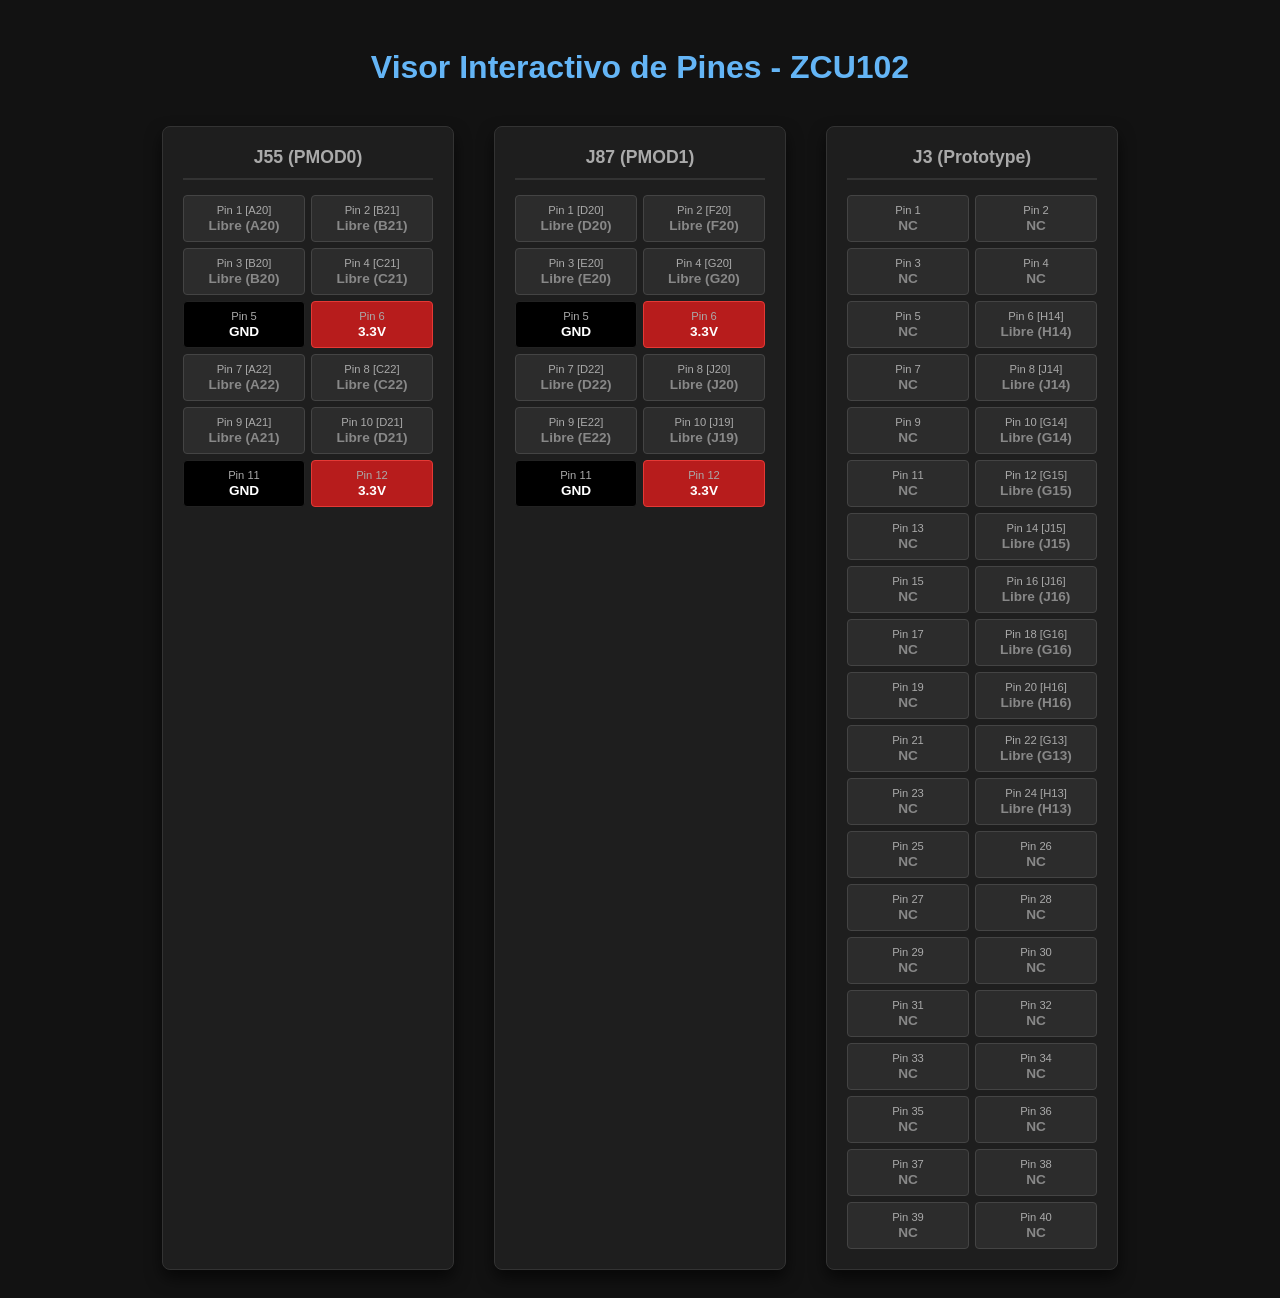
<file: tfm/05_aplicaciones_cdhs_aocs/test_cdhs/visor_zcu102.html>
<!DOCTYPE html>
    <html lang="es">
    <head>
        <meta charset="UTF-8">
        <title>ZCU102 Pinout Viewer</title>
        <style>
            body { font-family: 'Segoe UI', sans-serif; background-color: #121212; color: #eee; padding: 20px; }
            h1 { text-align: center; color: #64b5f6; margin-bottom: 40px; }
            .board { display: flex; flex-wrap: wrap; gap: 40px; justify-content: center; }
            .connector { background-color: #1e1e1e; padding: 20px; border-radius: 8px; border: 1px solid #333; box-shadow: 0 8px 16px rgba(0,0,0,0.6); min-width: 250px; }
            .connector h2 { margin-top: 0; text-align: center; font-size: 1.1rem; color: #aaa; border-bottom: 2px solid #333; padding-bottom: 10px; }
            .pin-grid { display: grid; gap: 6px; }
            
            /* Estilos de pines */
            .pin { padding: 8px; text-align: center; border-radius: 4px; font-size: 0.85rem; border: 1px solid #444; background-color: #2c2c2c; color: #888; display: flex; flex-direction: column; justify-content: center;}
            .pin-num { font-size: 0.7rem; color: #aaa; margin-bottom: 2px; }
            .pin-label { font-weight: bold; }
            
            /* Colores automáticos */
            .pin.gnd { background-color: #000000; border-color: #222; color: #fff; }
            .pin.vcc { background-color: #b71c1c; border-color: #e53935; color: #fff; }
            .pin.tx  { background-color: #1b5e20; border-color: #4caf50; color: #fff; }
            .pin.rx  { background-color: #0d47a1; border-color: #1e88e5; color: #fff; }
            .pin.de  { background-color: #e65100; border-color: #fb8c00; color: #fff; }
            .pin.slo { background-color: #4a148c; border-color: #8e24aa; color: #fff; }
            .pin.active { background-color: #37474f; color: #fff; border-color: #546e7a; } /* Para otros pines genéricos en el XDC */
        </style>
    </head>
    <body>
        <h1>Visor Interactivo de Pines - ZCU102</h1>
        <div class="board">
    <div class="connector"><h2>J55 (PMOD0)</h2><div class="pin-grid" style="grid-template-columns: repeat(2, 1fr);"><div class="pin "><span class="pin-num">Pin 1 [A20]</span><span class="pin-label">Libre (A20)</span></div><div class="pin "><span class="pin-num">Pin 2 [B21]</span><span class="pin-label">Libre (B21)</span></div><div class="pin "><span class="pin-num">Pin 3 [B20]</span><span class="pin-label">Libre (B20)</span></div><div class="pin "><span class="pin-num">Pin 4 [C21]</span><span class="pin-label">Libre (C21)</span></div><div class="pin gnd"><span class="pin-num">Pin 5 </span><span class="pin-label">GND</span></div><div class="pin vcc"><span class="pin-num">Pin 6 </span><span class="pin-label">3.3V</span></div><div class="pin "><span class="pin-num">Pin 7 [A22]</span><span class="pin-label">Libre (A22)</span></div><div class="pin "><span class="pin-num">Pin 8 [C22]</span><span class="pin-label">Libre (C22)</span></div><div class="pin "><span class="pin-num">Pin 9 [A21]</span><span class="pin-label">Libre (A21)</span></div><div class="pin "><span class="pin-num">Pin 10 [D21]</span><span class="pin-label">Libre (D21)</span></div><div class="pin gnd"><span class="pin-num">Pin 11 </span><span class="pin-label">GND</span></div><div class="pin vcc"><span class="pin-num">Pin 12 </span><span class="pin-label">3.3V</span></div></div></div><div class="connector"><h2>J87 (PMOD1)</h2><div class="pin-grid" style="grid-template-columns: repeat(2, 1fr);"><div class="pin "><span class="pin-num">Pin 1 [D20]</span><span class="pin-label">Libre (D20)</span></div><div class="pin "><span class="pin-num">Pin 2 [F20]</span><span class="pin-label">Libre (F20)</span></div><div class="pin "><span class="pin-num">Pin 3 [E20]</span><span class="pin-label">Libre (E20)</span></div><div class="pin "><span class="pin-num">Pin 4 [G20]</span><span class="pin-label">Libre (G20)</span></div><div class="pin gnd"><span class="pin-num">Pin 5 </span><span class="pin-label">GND</span></div><div class="pin vcc"><span class="pin-num">Pin 6 </span><span class="pin-label">3.3V</span></div><div class="pin "><span class="pin-num">Pin 7 [D22]</span><span class="pin-label">Libre (D22)</span></div><div class="pin "><span class="pin-num">Pin 8 [J20]</span><span class="pin-label">Libre (J20)</span></div><div class="pin "><span class="pin-num">Pin 9 [E22]</span><span class="pin-label">Libre (E22)</span></div><div class="pin "><span class="pin-num">Pin 10 [J19]</span><span class="pin-label">Libre (J19)</span></div><div class="pin gnd"><span class="pin-num">Pin 11 </span><span class="pin-label">GND</span></div><div class="pin vcc"><span class="pin-num">Pin 12 </span><span class="pin-label">3.3V</span></div></div></div><div class="connector"><h2>J3 (Prototype)</h2><div class="pin-grid" style="grid-template-columns: repeat(2, 1fr);"><div class="pin "><span class="pin-num">Pin 1 </span><span class="pin-label">NC</span></div><div class="pin "><span class="pin-num">Pin 2 </span><span class="pin-label">NC</span></div><div class="pin "><span class="pin-num">Pin 3 </span><span class="pin-label">NC</span></div><div class="pin "><span class="pin-num">Pin 4 </span><span class="pin-label">NC</span></div><div class="pin "><span class="pin-num">Pin 5 </span><span class="pin-label">NC</span></div><div class="pin "><span class="pin-num">Pin 6 [H14]</span><span class="pin-label">Libre (H14)</span></div><div class="pin "><span class="pin-num">Pin 7 </span><span class="pin-label">NC</span></div><div class="pin "><span class="pin-num">Pin 8 [J14]</span><span class="pin-label">Libre (J14)</span></div><div class="pin "><span class="pin-num">Pin 9 </span><span class="pin-label">NC</span></div><div class="pin "><span class="pin-num">Pin 10 [G14]</span><span class="pin-label">Libre (G14)</span></div><div class="pin "><span class="pin-num">Pin 11 </span><span class="pin-label">NC</span></div><div class="pin "><span class="pin-num">Pin 12 [G15]</span><span class="pin-label">Libre (G15)</span></div><div class="pin "><span class="pin-num">Pin 13 </span><span class="pin-label">NC</span></div><div class="pin "><span class="pin-num">Pin 14 [J15]</span><span class="pin-label">Libre (J15)</span></div><div class="pin "><span class="pin-num">Pin 15 </span><span class="pin-label">NC</span></div><div class="pin "><span class="pin-num">Pin 16 [J16]</span><span class="pin-label">Libre (J16)</span></div><div class="pin "><span class="pin-num">Pin 17 </span><span class="pin-label">NC</span></div><div class="pin "><span class="pin-num">Pin 18 [G16]</span><span class="pin-label">Libre (G16)</span></div><div class="pin "><span class="pin-num">Pin 19 </span><span class="pin-label">NC</span></div><div class="pin "><span class="pin-num">Pin 20 [H16]</span><span class="pin-label">Libre (H16)</span></div><div class="pin "><span class="pin-num">Pin 21 </span><span class="pin-label">NC</span></div><div class="pin "><span class="pin-num">Pin 22 [G13]</span><span class="pin-label">Libre (G13)</span></div><div class="pin "><span class="pin-num">Pin 23 </span><span class="pin-label">NC</span></div><div class="pin "><span class="pin-num">Pin 24 [H13]</span><span class="pin-label">Libre (H13)</span></div><div class="pin "><span class="pin-num">Pin 25 </span><span class="pin-label">NC</span></div><div class="pin "><span class="pin-num">Pin 26 </span><span class="pin-label">NC</span></div><div class="pin "><span class="pin-num">Pin 27 </span><span class="pin-label">NC</span></div><div class="pin "><span class="pin-num">Pin 28 </span><span class="pin-label">NC</span></div><div class="pin "><span class="pin-num">Pin 29 </span><span class="pin-label">NC</span></div><div class="pin "><span class="pin-num">Pin 30 </span><span class="pin-label">NC</span></div><div class="pin "><span class="pin-num">Pin 31 </span><span class="pin-label">NC</span></div><div class="pin "><span class="pin-num">Pin 32 </span><span class="pin-label">NC</span></div><div class="pin "><span class="pin-num">Pin 33 </span><span class="pin-label">NC</span></div><div class="pin "><span class="pin-num">Pin 34 </span><span class="pin-label">NC</span></div><div class="pin "><span class="pin-num">Pin 35 </span><span class="pin-label">NC</span></div><div class="pin "><span class="pin-num">Pin 36 </span><span class="pin-label">NC</span></div><div class="pin "><span class="pin-num">Pin 37 </span><span class="pin-label">NC</span></div><div class="pin "><span class="pin-num">Pin 38 </span><span class="pin-label">NC</span></div><div class="pin "><span class="pin-num">Pin 39 </span><span class="pin-label">NC</span></div><div class="pin "><span class="pin-num">Pin 40 </span><span class="pin-label">NC</span></div></div></div>
        </div>
    </body>
    </html>
</file>
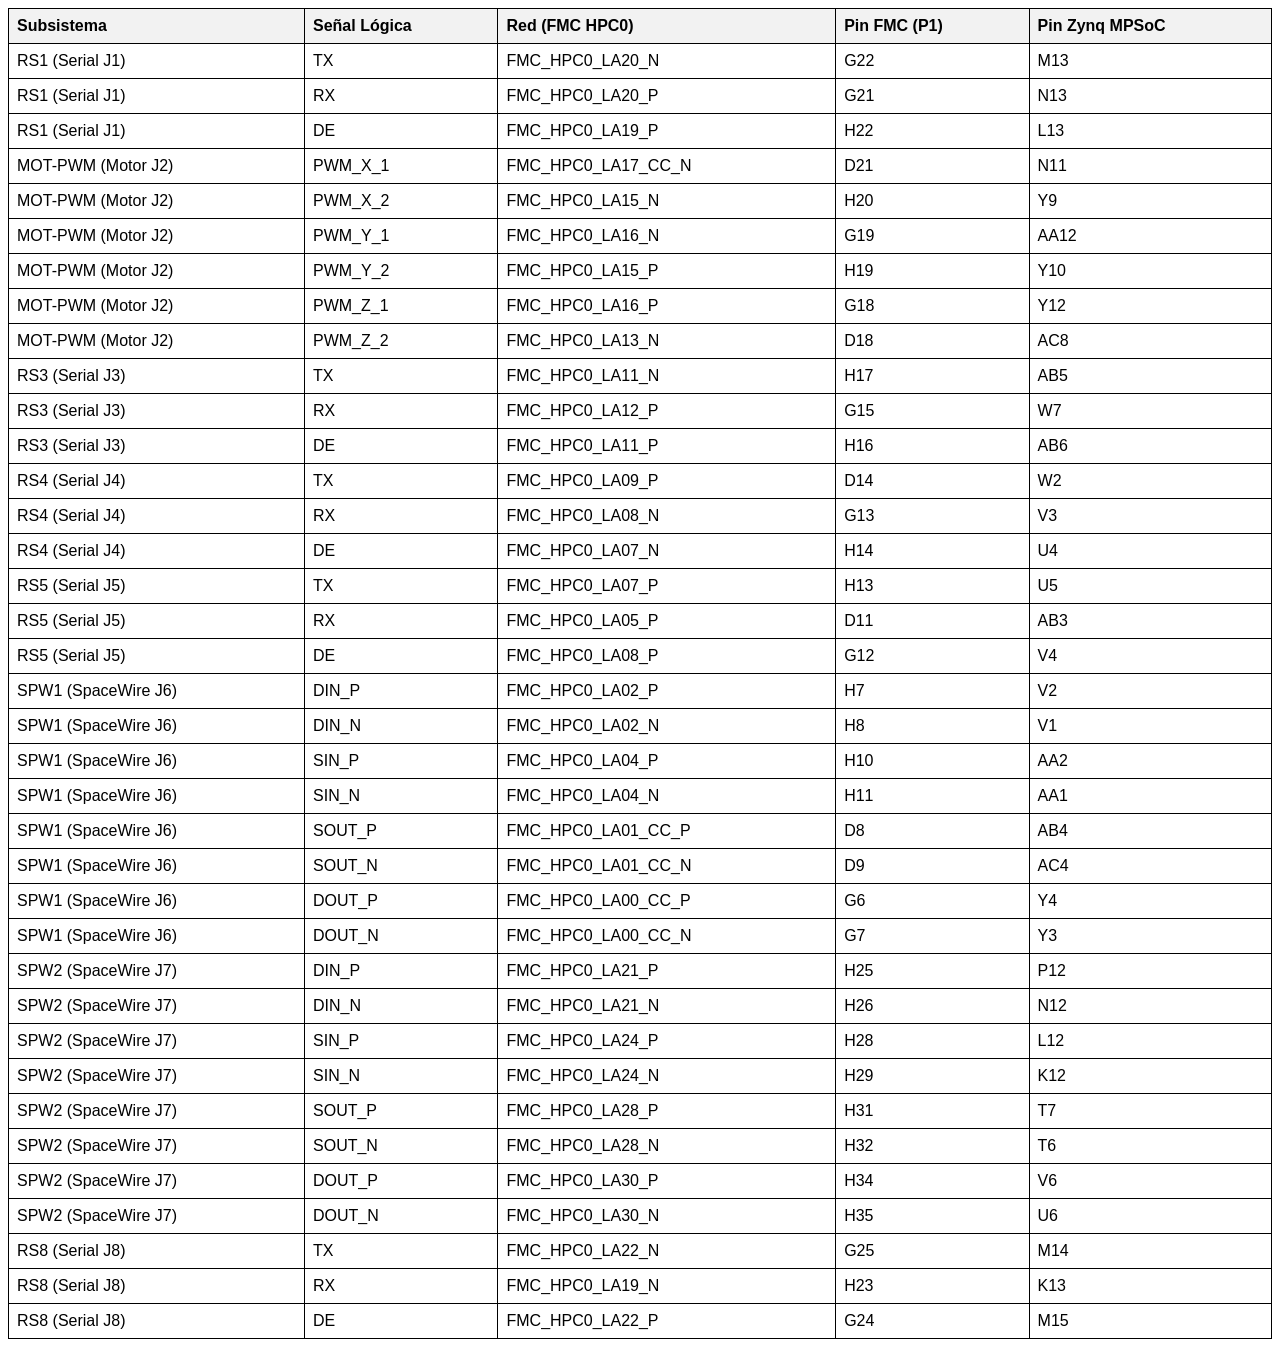
<file: tfm/05_aplicaciones_cdhs_aocs/vivado_aocs/scripts/signals_table.html>
<html>

<head>
    <style>
        table {
            border-collapse: collapse;
            width: 100%;
            font-family: Arial, sans-serif;
        }

        th,
        td {
            border: 1px solid black;
            padding: 8px;
            text-align: left;
        }

        th {
            background-color: #f2f2f2;
        }
    </style>
</head>

<body>
    <table border="1" class="dataframe dataframe">
        <thead>
            <tr style="text-align: left;">
                <th>Subsistema</th>
                <th>Señal Lógica</th>
                <th>Red (FMC HPC0)</th>
                <th>Pin FMC (P1)</th>
                <th>Pin Zynq MPSoC</th>
            </tr>
        </thead>
        <tbody>
            <tr>
                <td>RS1 (Serial J1)</td>
                <td>TX</td>
                <td>FMC_HPC0_LA20_N</td>
                <td>G22</td>
                <td>M13</td>
            </tr>
            <tr>
                <td>RS1 (Serial J1)</td>
                <td>RX</td>
                <td>FMC_HPC0_LA20_P</td>
                <td>G21</td>
                <td>N13</td>
            </tr>
            <tr>
                <td>RS1 (Serial J1)</td>
                <td>DE</td>
                <td>FMC_HPC0_LA19_P</td>
                <td>H22</td>
                <td>L13</td>
            </tr>
            <tr>
                <td>MOT-PWM (Motor J2)</td>
                <td>PWM_X_1</td>
                <td>FMC_HPC0_LA17_CC_N</td>
                <td>D21</td>
                <td>N11</td>
            </tr>
            <tr>
                <td>MOT-PWM (Motor J2)</td>
                <td>PWM_X_2</td>
                <td>FMC_HPC0_LA15_N</td>
                <td>H20</td>
                <td>Y9</td>
            </tr>
            <tr>
                <td>MOT-PWM (Motor J2)</td>
                <td>PWM_Y_1</td>
                <td>FMC_HPC0_LA16_N</td>
                <td>G19</td>
                <td>AA12</td>
            </tr>
            <tr>
                <td>MOT-PWM (Motor J2)</td>
                <td>PWM_Y_2</td>
                <td>FMC_HPC0_LA15_P</td>
                <td>H19</td>
                <td>Y10</td>
            </tr>
            <tr>
                <td>MOT-PWM (Motor J2)</td>
                <td>PWM_Z_1</td>
                <td>FMC_HPC0_LA16_P</td>
                <td>G18</td>
                <td>Y12</td>
            </tr>
            <tr>
                <td>MOT-PWM (Motor J2)</td>
                <td>PWM_Z_2</td>
                <td>FMC_HPC0_LA13_N</td>
                <td>D18</td>
                <td>AC8</td>
            </tr>
            <tr>
                <td>RS3 (Serial J3)</td>
                <td>TX</td>
                <td>FMC_HPC0_LA11_N</td>
                <td>H17</td>
                <td>AB5</td>
            </tr>
            <tr>
                <td>RS3 (Serial J3)</td>
                <td>RX</td>
                <td>FMC_HPC0_LA12_P</td>
                <td>G15</td>
                <td>W7</td>
            </tr>
            <tr>
                <td>RS3 (Serial J3)</td>
                <td>DE</td>
                <td>FMC_HPC0_LA11_P</td>
                <td>H16</td>
                <td>AB6</td>
            </tr>
            <tr>
                <td>RS4 (Serial J4)</td>
                <td>TX</td>
                <td>FMC_HPC0_LA09_P</td>
                <td>D14</td>
                <td>W2</td>
            </tr>
            <tr>
                <td>RS4 (Serial J4)</td>
                <td>RX</td>
                <td>FMC_HPC0_LA08_N</td>
                <td>G13</td>
                <td>V3</td>
            </tr>
            <tr>
                <td>RS4 (Serial J4)</td>
                <td>DE</td>
                <td>FMC_HPC0_LA07_N</td>
                <td>H14</td>
                <td>U4</td>
            </tr>
            <tr>
                <td>RS5 (Serial J5)</td>
                <td>TX</td>
                <td>FMC_HPC0_LA07_P</td>
                <td>H13</td>
                <td>U5</td>
            </tr>
            <tr>
                <td>RS5 (Serial J5)</td>
                <td>RX</td>
                <td>FMC_HPC0_LA05_P</td>
                <td>D11</td>
                <td>AB3</td>
            </tr>
            <tr>
                <td>RS5 (Serial J5)</td>
                <td>DE</td>
                <td>FMC_HPC0_LA08_P</td>
                <td>G12</td>
                <td>V4</td>
            </tr>
            <tr>
                <td>SPW1 (SpaceWire J6)</td>
                <td>DIN_P</td>
                <td>FMC_HPC0_LA02_P</td>
                <td>H7</td>
                <td>V2</td>
            </tr>
            <tr>
                <td>SPW1 (SpaceWire J6)</td>
                <td>DIN_N</td>
                <td>FMC_HPC0_LA02_N</td>
                <td>H8</td>
                <td>V1</td>
            </tr>
            <tr>
                <td>SPW1 (SpaceWire J6)</td>
                <td>SIN_P</td>
                <td>FMC_HPC0_LA04_P</td>
                <td>H10</td>
                <td>AA2</td>
            </tr>
            <tr>
                <td>SPW1 (SpaceWire J6)</td>
                <td>SIN_N</td>
                <td>FMC_HPC0_LA04_N</td>
                <td>H11</td>
                <td>AA1</td>
            </tr>
            <tr>
                <td>SPW1 (SpaceWire J6)</td>
                <td>SOUT_P</td>
                <td>FMC_HPC0_LA01_CC_P</td>
                <td>D8</td>
                <td>AB4</td>
            </tr>
            <tr>
                <td>SPW1 (SpaceWire J6)</td>
                <td>SOUT_N</td>
                <td>FMC_HPC0_LA01_CC_N</td>
                <td>D9</td>
                <td>AC4</td>
            </tr>
            <tr>
                <td>SPW1 (SpaceWire J6)</td>
                <td>DOUT_P</td>
                <td>FMC_HPC0_LA00_CC_P</td>
                <td>G6</td>
                <td>Y4</td>
            </tr>
            <tr>
                <td>SPW1 (SpaceWire J6)</td>
                <td>DOUT_N</td>
                <td>FMC_HPC0_LA00_CC_N</td>
                <td>G7</td>
                <td>Y3</td>
            </tr>
            <tr>
                <td>SPW2 (SpaceWire J7)</td>
                <td>DIN_P</td>
                <td>FMC_HPC0_LA21_P</td>
                <td>H25</td>
                <td>P12</td>
            </tr>
            <tr>
                <td>SPW2 (SpaceWire J7)</td>
                <td>DIN_N</td>
                <td>FMC_HPC0_LA21_N</td>
                <td>H26</td>
                <td>N12</td>
            </tr>
            <tr>
                <td>SPW2 (SpaceWire J7)</td>
                <td>SIN_P</td>
                <td>FMC_HPC0_LA24_P</td>
                <td>H28</td>
                <td>L12</td>
            </tr>
            <tr>
                <td>SPW2 (SpaceWire J7)</td>
                <td>SIN_N</td>
                <td>FMC_HPC0_LA24_N</td>
                <td>H29</td>
                <td>K12</td>
            </tr>
            <tr>
                <td>SPW2 (SpaceWire J7)</td>
                <td>SOUT_P</td>
                <td>FMC_HPC0_LA28_P</td>
                <td>H31</td>
                <td>T7</td>
            </tr>
            <tr>
                <td>SPW2 (SpaceWire J7)</td>
                <td>SOUT_N</td>
                <td>FMC_HPC0_LA28_N</td>
                <td>H32</td>
                <td>T6</td>
            </tr>
            <tr>
                <td>SPW2 (SpaceWire J7)</td>
                <td>DOUT_P</td>
                <td>FMC_HPC0_LA30_P</td>
                <td>H34</td>
                <td>V6</td>
            </tr>
            <tr>
                <td>SPW2 (SpaceWire J7)</td>
                <td>DOUT_N</td>
                <td>FMC_HPC0_LA30_N</td>
                <td>H35</td>
                <td>U6</td>
            </tr>
            <tr>
                <td>RS8 (Serial J8)</td>
                <td>TX</td>
                <td>FMC_HPC0_LA22_N</td>
                <td>G25</td>
                <td>M14</td>
            </tr>
            <tr>
                <td>RS8 (Serial J8)</td>
                <td>RX</td>
                <td>FMC_HPC0_LA19_N</td>
                <td>H23</td>
                <td>K13</td>
            </tr>
            <tr>
                <td>RS8 (Serial J8)</td>
                <td>DE</td>
                <td>FMC_HPC0_LA22_P</td>
                <td>G24</td>
                <td>M15</td>
            </tr>
        </tbody>
    </table>
</body>

</html>
</file>
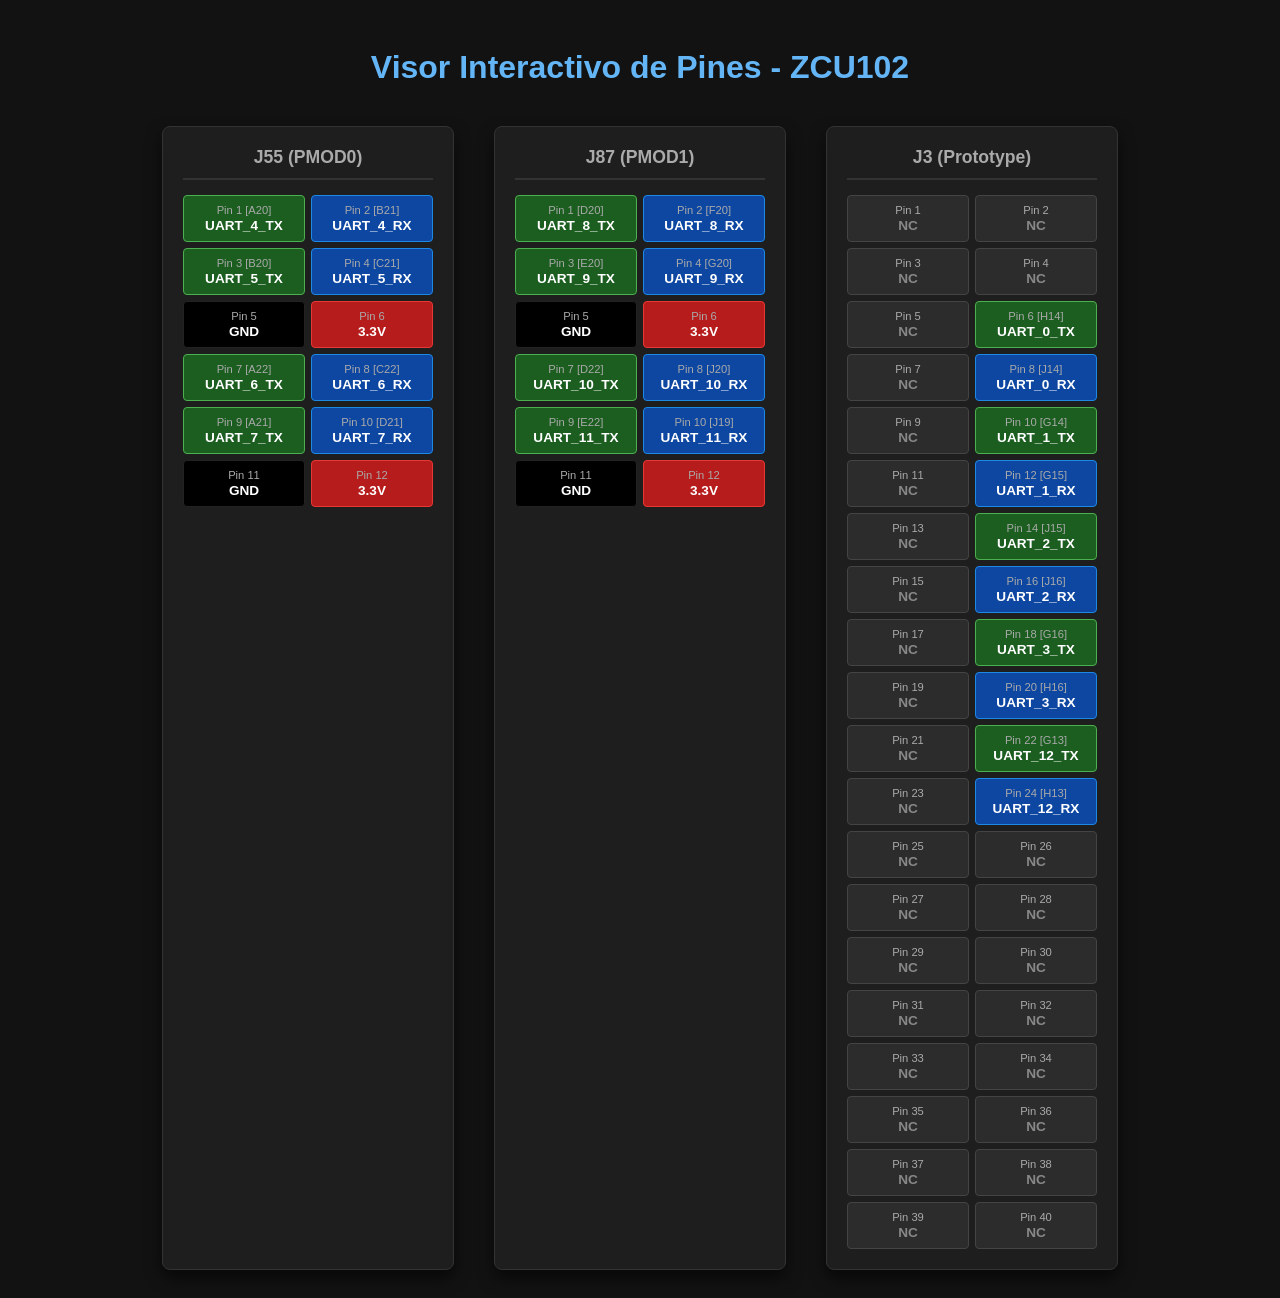
<file: tfm/02_transporte/a_gpio/hardware/src/visor_zcu102.html>
<!DOCTYPE html>
    <html lang="es">
    <head>
        <meta charset="UTF-8">
        <title>ZCU102 Pinout Viewer</title>
        <style>
            body { font-family: 'Segoe UI', sans-serif; background-color: #121212; color: #eee; padding: 20px; }
            h1 { text-align: center; color: #64b5f6; margin-bottom: 40px; }
            .board { display: flex; flex-wrap: wrap; gap: 40px; justify-content: center; }
            .connector { background-color: #1e1e1e; padding: 20px; border-radius: 8px; border: 1px solid #333; box-shadow: 0 8px 16px rgba(0,0,0,0.6); min-width: 250px; }
            .connector h2 { margin-top: 0; text-align: center; font-size: 1.1rem; color: #aaa; border-bottom: 2px solid #333; padding-bottom: 10px; }
            .pin-grid { display: grid; gap: 6px; }
            
            /* Estilos de pines */
            .pin { padding: 8px; text-align: center; border-radius: 4px; font-size: 0.85rem; border: 1px solid #444; background-color: #2c2c2c; color: #888; display: flex; flex-direction: column; justify-content: center;}
            .pin-num { font-size: 0.7rem; color: #aaa; margin-bottom: 2px; }
            .pin-label { font-weight: bold; }
            
            /* Colores automáticos */
            .pin.gnd { background-color: #000000; border-color: #222; color: #fff; }
            .pin.vcc { background-color: #b71c1c; border-color: #e53935; color: #fff; }
            .pin.tx  { background-color: #1b5e20; border-color: #4caf50; color: #fff; }
            .pin.rx  { background-color: #0d47a1; border-color: #1e88e5; color: #fff; }
            .pin.de  { background-color: #e65100; border-color: #fb8c00; color: #fff; }
            .pin.slo { background-color: #4a148c; border-color: #8e24aa; color: #fff; }
            .pin.active { background-color: #37474f; color: #fff; border-color: #546e7a; } /* Para otros pines genéricos en el XDC */
        </style>
    </head>
    <body>
        <h1>Visor Interactivo de Pines - ZCU102</h1>
        <div class="board">
    <div class="connector"><h2>J55 (PMOD0)</h2><div class="pin-grid" style="grid-template-columns: repeat(2, 1fr);"><div class="pin tx"><span class="pin-num">Pin 1 [A20]</span><span class="pin-label">UART_4_TX</span></div><div class="pin rx"><span class="pin-num">Pin 2 [B21]</span><span class="pin-label">UART_4_RX</span></div><div class="pin tx"><span class="pin-num">Pin 3 [B20]</span><span class="pin-label">UART_5_TX</span></div><div class="pin rx"><span class="pin-num">Pin 4 [C21]</span><span class="pin-label">UART_5_RX</span></div><div class="pin gnd"><span class="pin-num">Pin 5 </span><span class="pin-label">GND</span></div><div class="pin vcc"><span class="pin-num">Pin 6 </span><span class="pin-label">3.3V</span></div><div class="pin tx"><span class="pin-num">Pin 7 [A22]</span><span class="pin-label">UART_6_TX</span></div><div class="pin rx"><span class="pin-num">Pin 8 [C22]</span><span class="pin-label">UART_6_RX</span></div><div class="pin tx"><span class="pin-num">Pin 9 [A21]</span><span class="pin-label">UART_7_TX</span></div><div class="pin rx"><span class="pin-num">Pin 10 [D21]</span><span class="pin-label">UART_7_RX</span></div><div class="pin gnd"><span class="pin-num">Pin 11 </span><span class="pin-label">GND</span></div><div class="pin vcc"><span class="pin-num">Pin 12 </span><span class="pin-label">3.3V</span></div></div></div><div class="connector"><h2>J87 (PMOD1)</h2><div class="pin-grid" style="grid-template-columns: repeat(2, 1fr);"><div class="pin tx"><span class="pin-num">Pin 1 [D20]</span><span class="pin-label">UART_8_TX</span></div><div class="pin rx"><span class="pin-num">Pin 2 [F20]</span><span class="pin-label">UART_8_RX</span></div><div class="pin tx"><span class="pin-num">Pin 3 [E20]</span><span class="pin-label">UART_9_TX</span></div><div class="pin rx"><span class="pin-num">Pin 4 [G20]</span><span class="pin-label">UART_9_RX</span></div><div class="pin gnd"><span class="pin-num">Pin 5 </span><span class="pin-label">GND</span></div><div class="pin vcc"><span class="pin-num">Pin 6 </span><span class="pin-label">3.3V</span></div><div class="pin tx"><span class="pin-num">Pin 7 [D22]</span><span class="pin-label">UART_10_TX</span></div><div class="pin rx"><span class="pin-num">Pin 8 [J20]</span><span class="pin-label">UART_10_RX</span></div><div class="pin tx"><span class="pin-num">Pin 9 [E22]</span><span class="pin-label">UART_11_TX</span></div><div class="pin rx"><span class="pin-num">Pin 10 [J19]</span><span class="pin-label">UART_11_RX</span></div><div class="pin gnd"><span class="pin-num">Pin 11 </span><span class="pin-label">GND</span></div><div class="pin vcc"><span class="pin-num">Pin 12 </span><span class="pin-label">3.3V</span></div></div></div><div class="connector"><h2>J3 (Prototype)</h2><div class="pin-grid" style="grid-template-columns: repeat(2, 1fr);"><div class="pin "><span class="pin-num">Pin 1 </span><span class="pin-label">NC</span></div><div class="pin "><span class="pin-num">Pin 2 </span><span class="pin-label">NC</span></div><div class="pin "><span class="pin-num">Pin 3 </span><span class="pin-label">NC</span></div><div class="pin "><span class="pin-num">Pin 4 </span><span class="pin-label">NC</span></div><div class="pin "><span class="pin-num">Pin 5 </span><span class="pin-label">NC</span></div><div class="pin tx"><span class="pin-num">Pin 6 [H14]</span><span class="pin-label">UART_0_TX</span></div><div class="pin "><span class="pin-num">Pin 7 </span><span class="pin-label">NC</span></div><div class="pin rx"><span class="pin-num">Pin 8 [J14]</span><span class="pin-label">UART_0_RX</span></div><div class="pin "><span class="pin-num">Pin 9 </span><span class="pin-label">NC</span></div><div class="pin tx"><span class="pin-num">Pin 10 [G14]</span><span class="pin-label">UART_1_TX</span></div><div class="pin "><span class="pin-num">Pin 11 </span><span class="pin-label">NC</span></div><div class="pin rx"><span class="pin-num">Pin 12 [G15]</span><span class="pin-label">UART_1_RX</span></div><div class="pin "><span class="pin-num">Pin 13 </span><span class="pin-label">NC</span></div><div class="pin tx"><span class="pin-num">Pin 14 [J15]</span><span class="pin-label">UART_2_TX</span></div><div class="pin "><span class="pin-num">Pin 15 </span><span class="pin-label">NC</span></div><div class="pin rx"><span class="pin-num">Pin 16 [J16]</span><span class="pin-label">UART_2_RX</span></div><div class="pin "><span class="pin-num">Pin 17 </span><span class="pin-label">NC</span></div><div class="pin tx"><span class="pin-num">Pin 18 [G16]</span><span class="pin-label">UART_3_TX</span></div><div class="pin "><span class="pin-num">Pin 19 </span><span class="pin-label">NC</span></div><div class="pin rx"><span class="pin-num">Pin 20 [H16]</span><span class="pin-label">UART_3_RX</span></div><div class="pin "><span class="pin-num">Pin 21 </span><span class="pin-label">NC</span></div><div class="pin tx"><span class="pin-num">Pin 22 [G13]</span><span class="pin-label">UART_12_TX</span></div><div class="pin "><span class="pin-num">Pin 23 </span><span class="pin-label">NC</span></div><div class="pin rx"><span class="pin-num">Pin 24 [H13]</span><span class="pin-label">UART_12_RX</span></div><div class="pin "><span class="pin-num">Pin 25 </span><span class="pin-label">NC</span></div><div class="pin "><span class="pin-num">Pin 26 </span><span class="pin-label">NC</span></div><div class="pin "><span class="pin-num">Pin 27 </span><span class="pin-label">NC</span></div><div class="pin "><span class="pin-num">Pin 28 </span><span class="pin-label">NC</span></div><div class="pin "><span class="pin-num">Pin 29 </span><span class="pin-label">NC</span></div><div class="pin "><span class="pin-num">Pin 30 </span><span class="pin-label">NC</span></div><div class="pin "><span class="pin-num">Pin 31 </span><span class="pin-label">NC</span></div><div class="pin "><span class="pin-num">Pin 32 </span><span class="pin-label">NC</span></div><div class="pin "><span class="pin-num">Pin 33 </span><span class="pin-label">NC</span></div><div class="pin "><span class="pin-num">Pin 34 </span><span class="pin-label">NC</span></div><div class="pin "><span class="pin-num">Pin 35 </span><span class="pin-label">NC</span></div><div class="pin "><span class="pin-num">Pin 36 </span><span class="pin-label">NC</span></div><div class="pin "><span class="pin-num">Pin 37 </span><span class="pin-label">NC</span></div><div class="pin "><span class="pin-num">Pin 38 </span><span class="pin-label">NC</span></div><div class="pin "><span class="pin-num">Pin 39 </span><span class="pin-label">NC</span></div><div class="pin "><span class="pin-num">Pin 40 </span><span class="pin-label">NC</span></div></div></div>
        </div>
    </body>
    </html>
</file>
